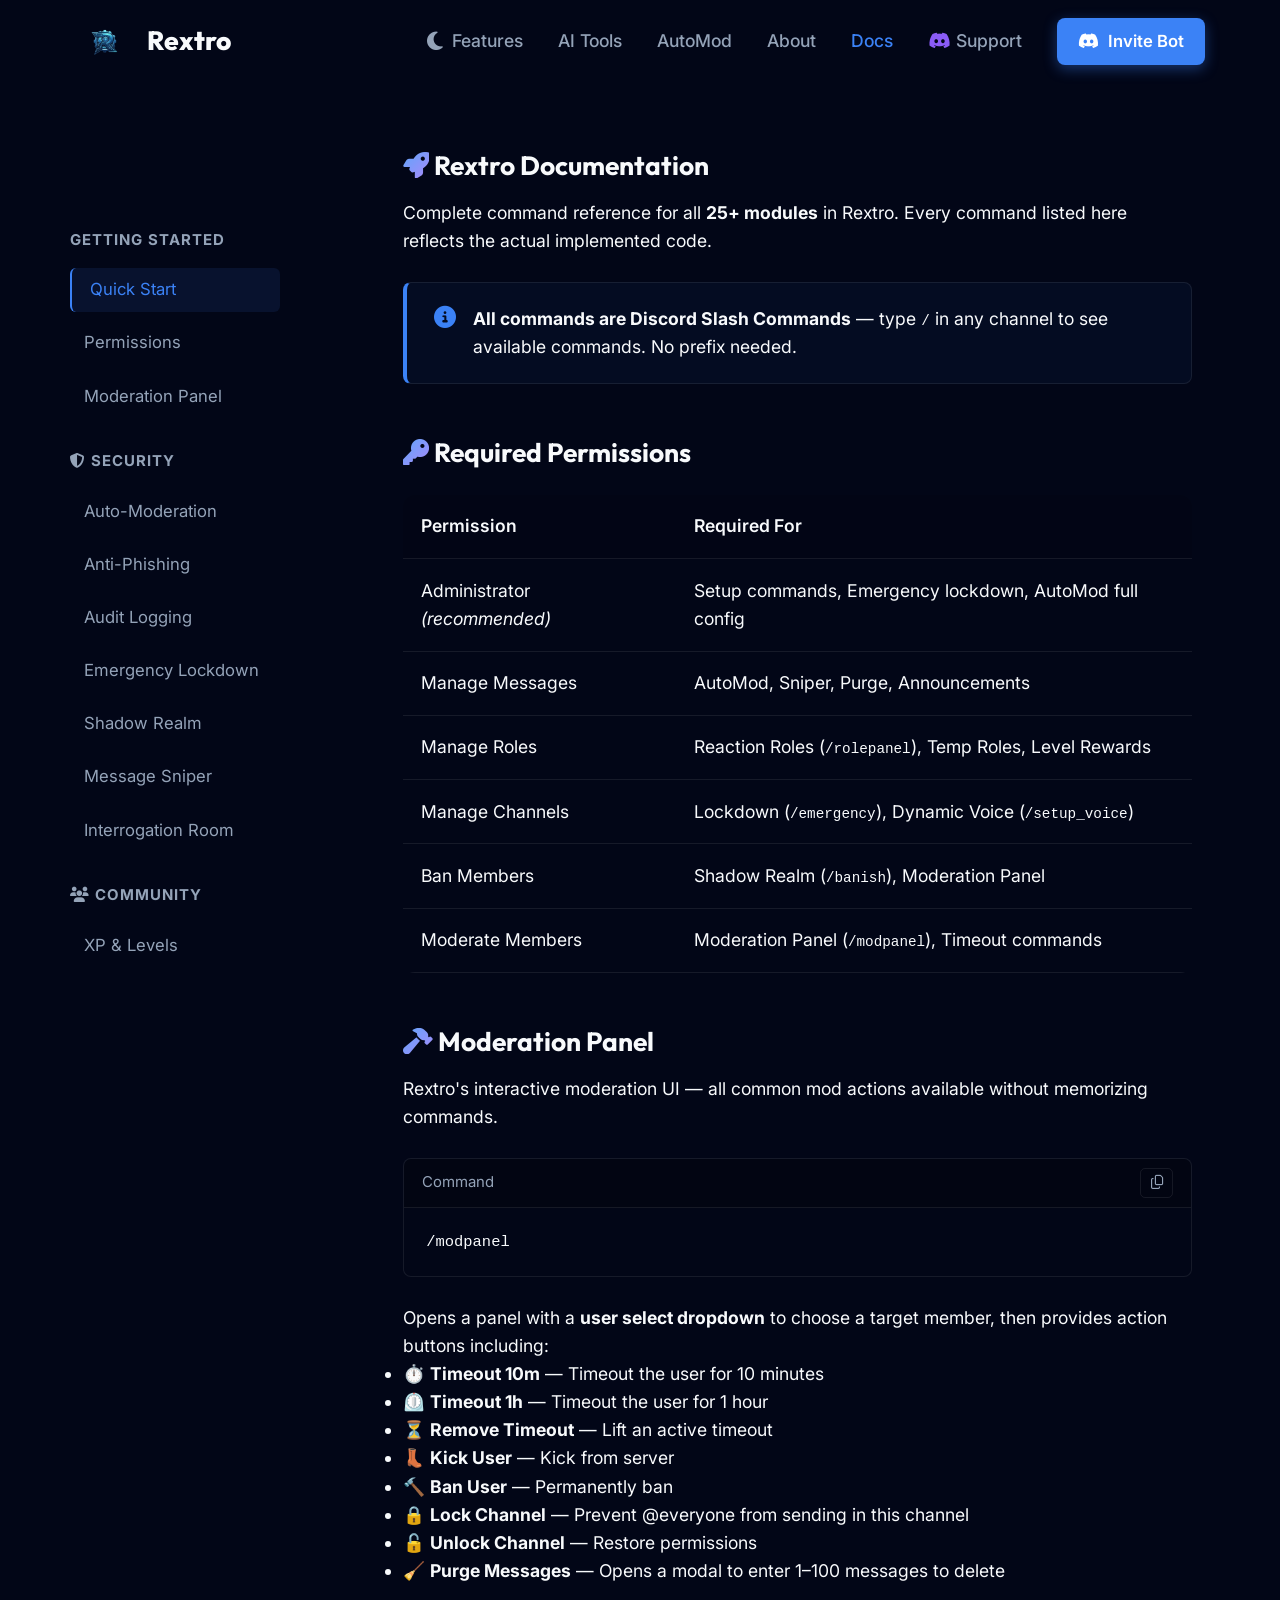
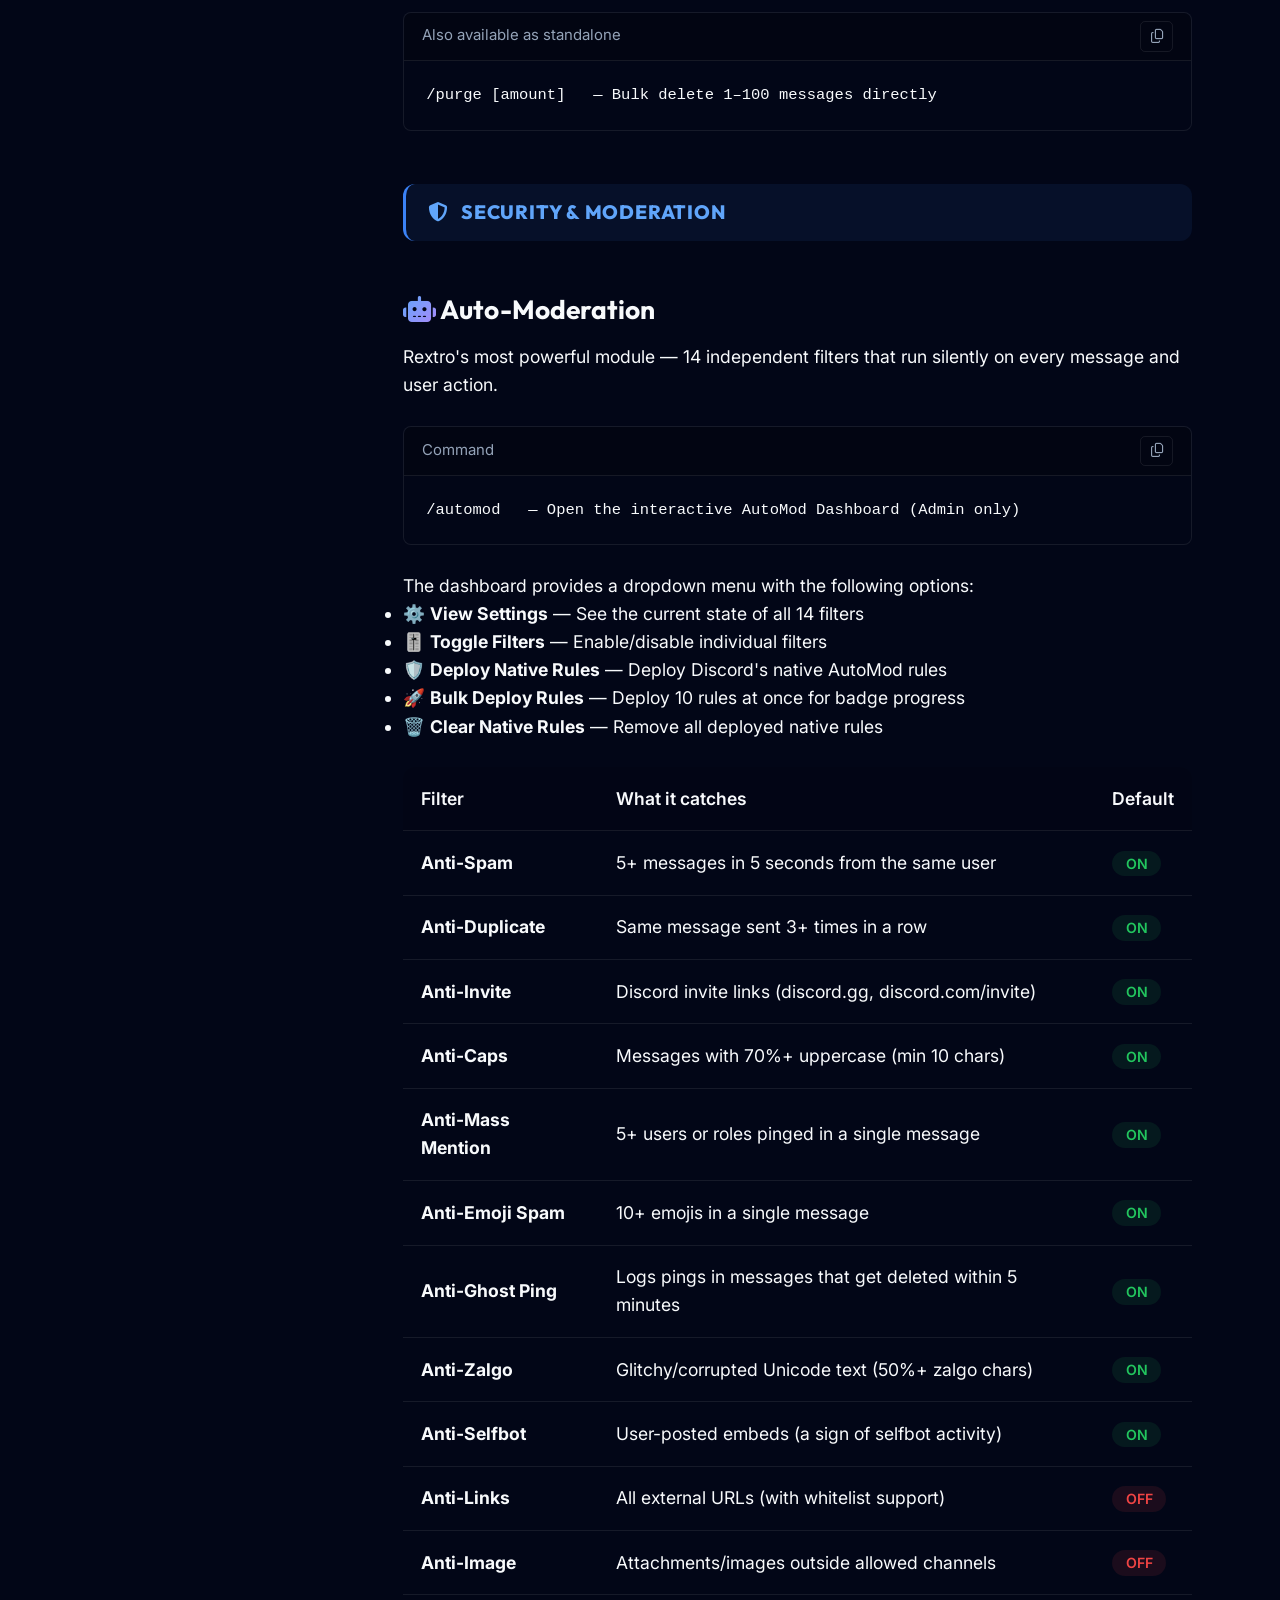
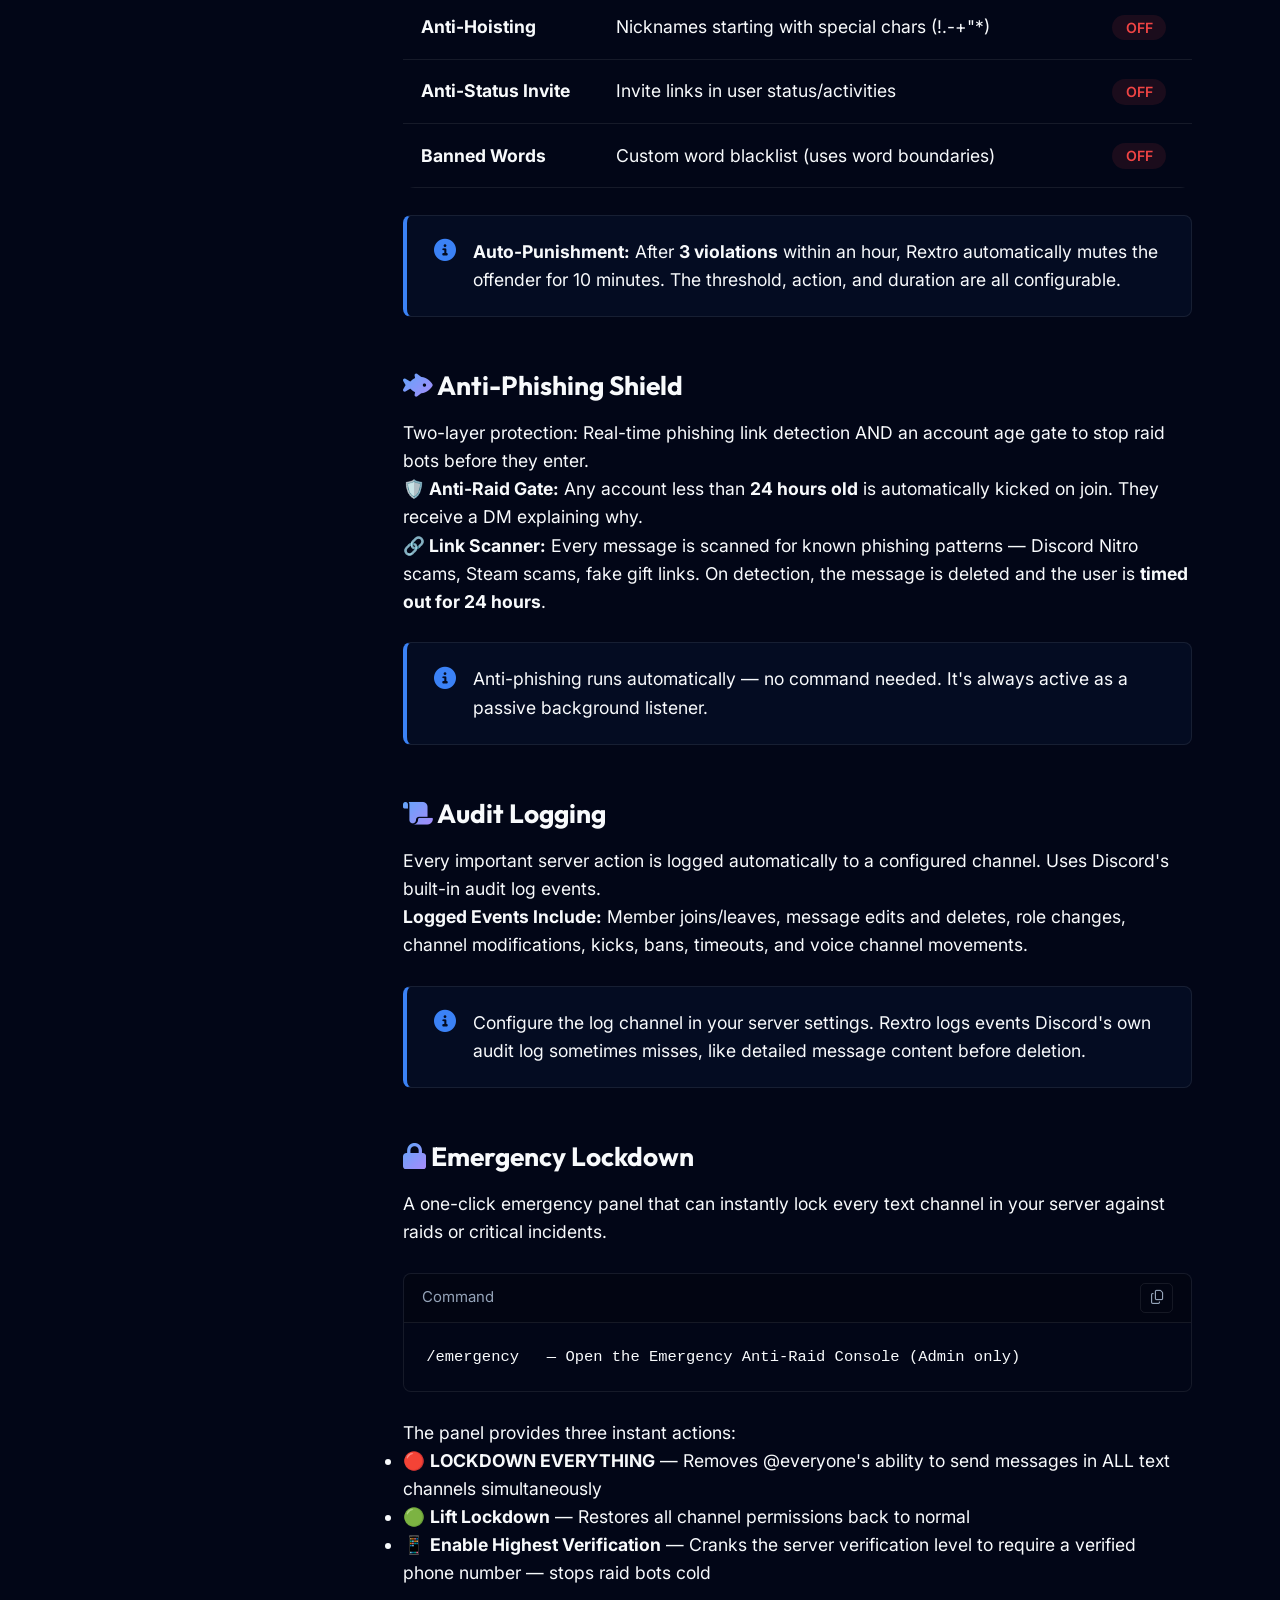
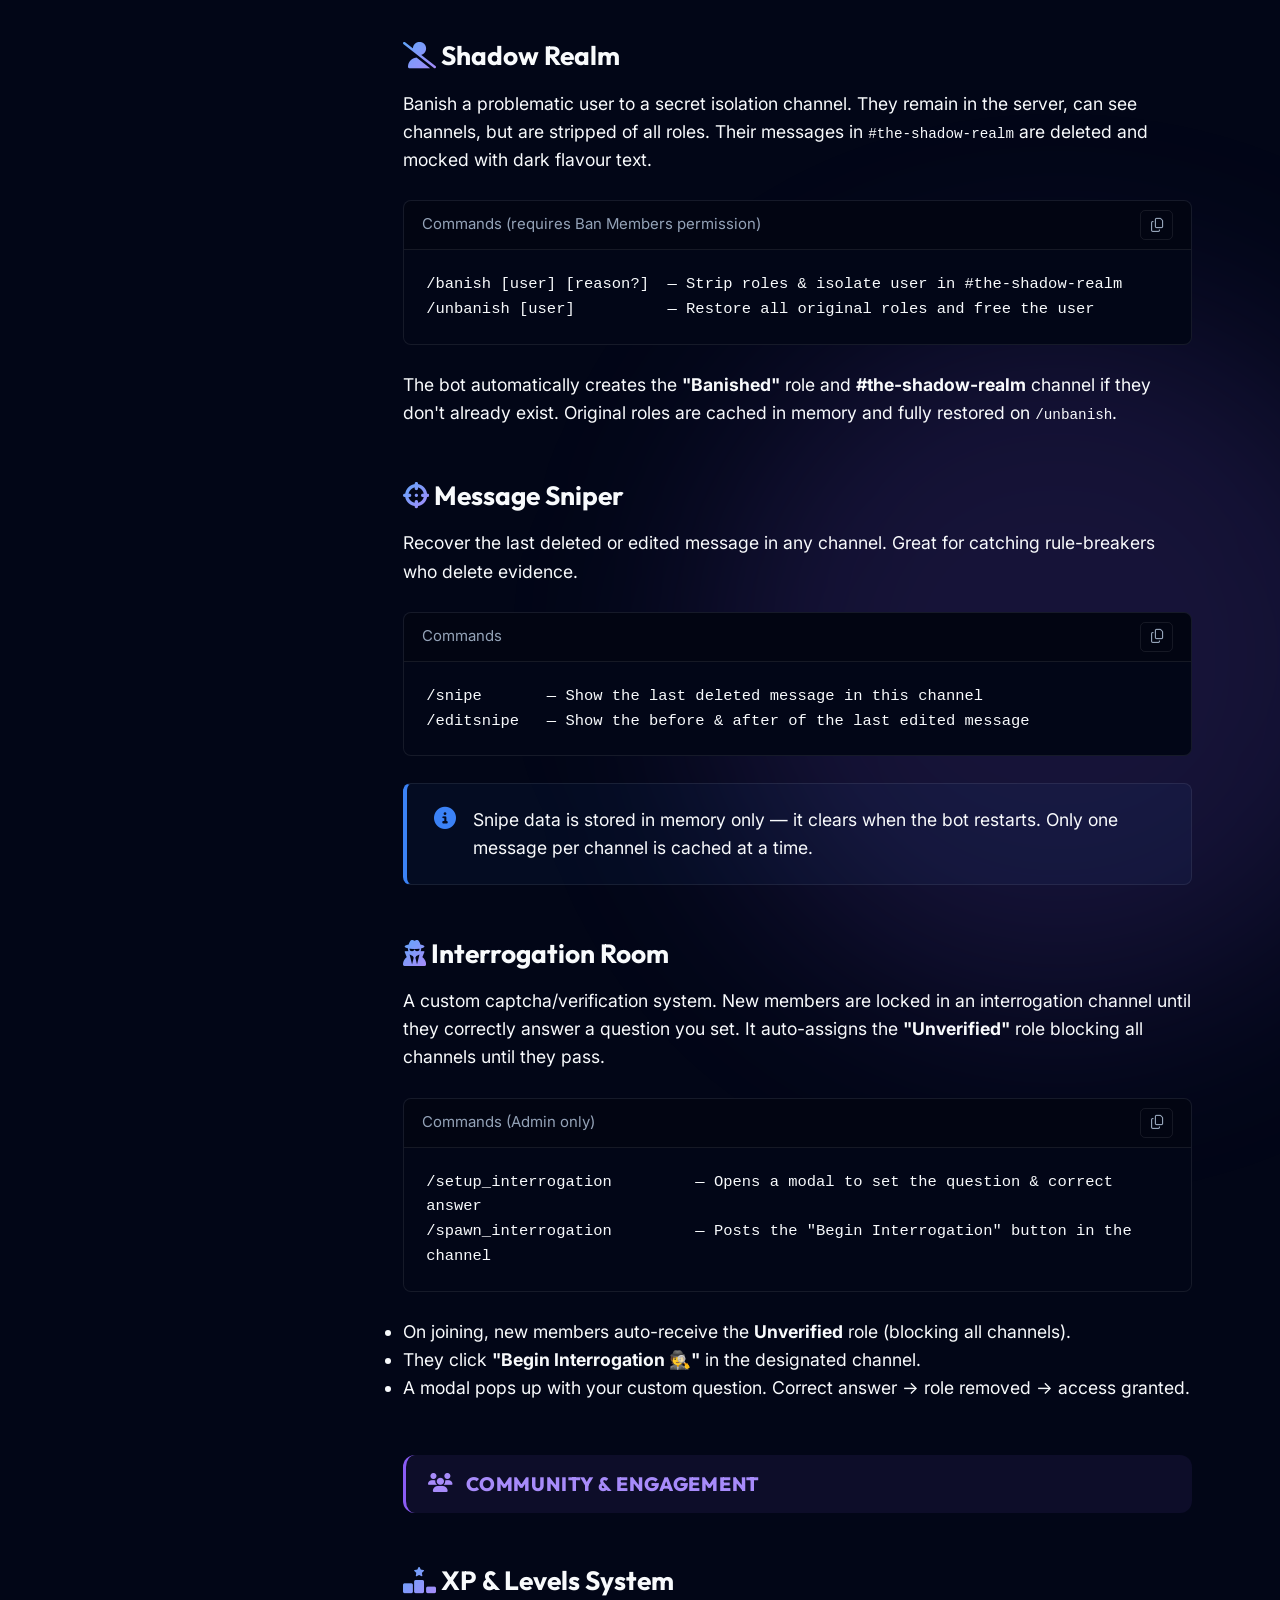
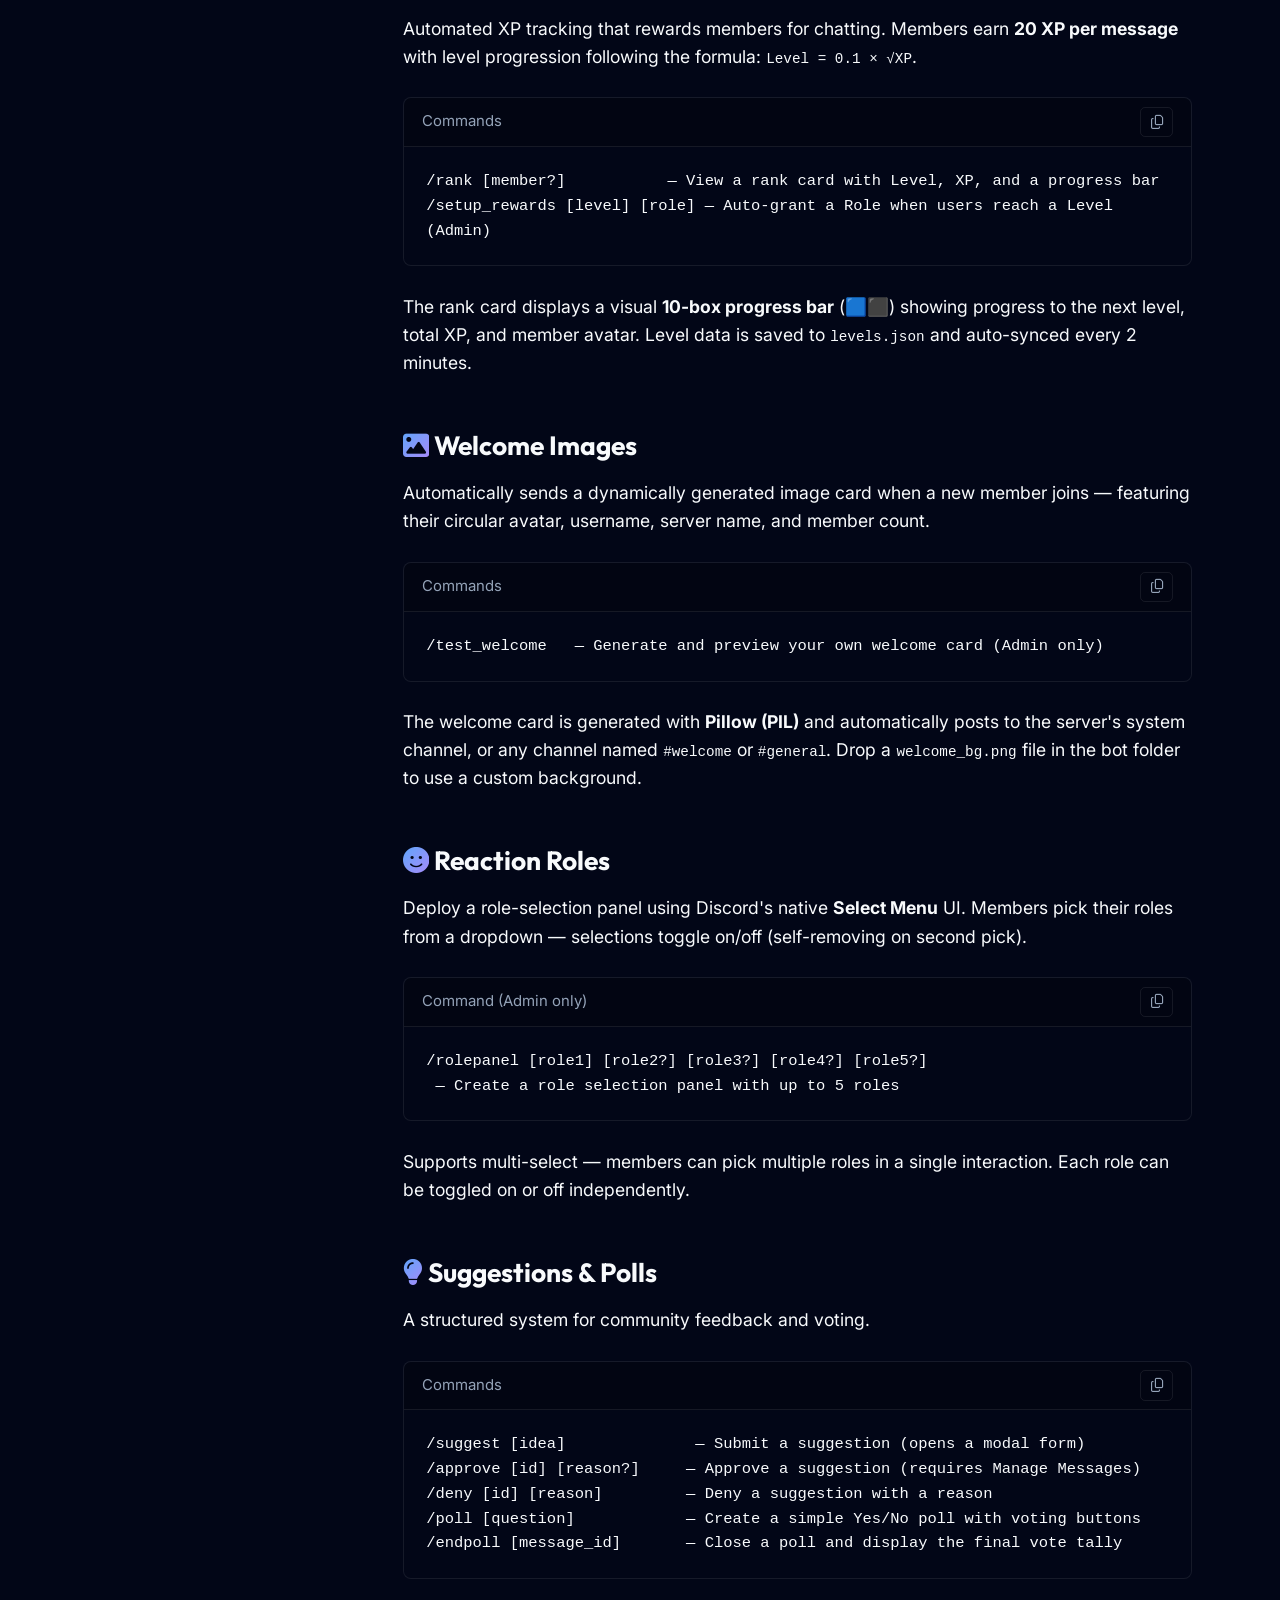
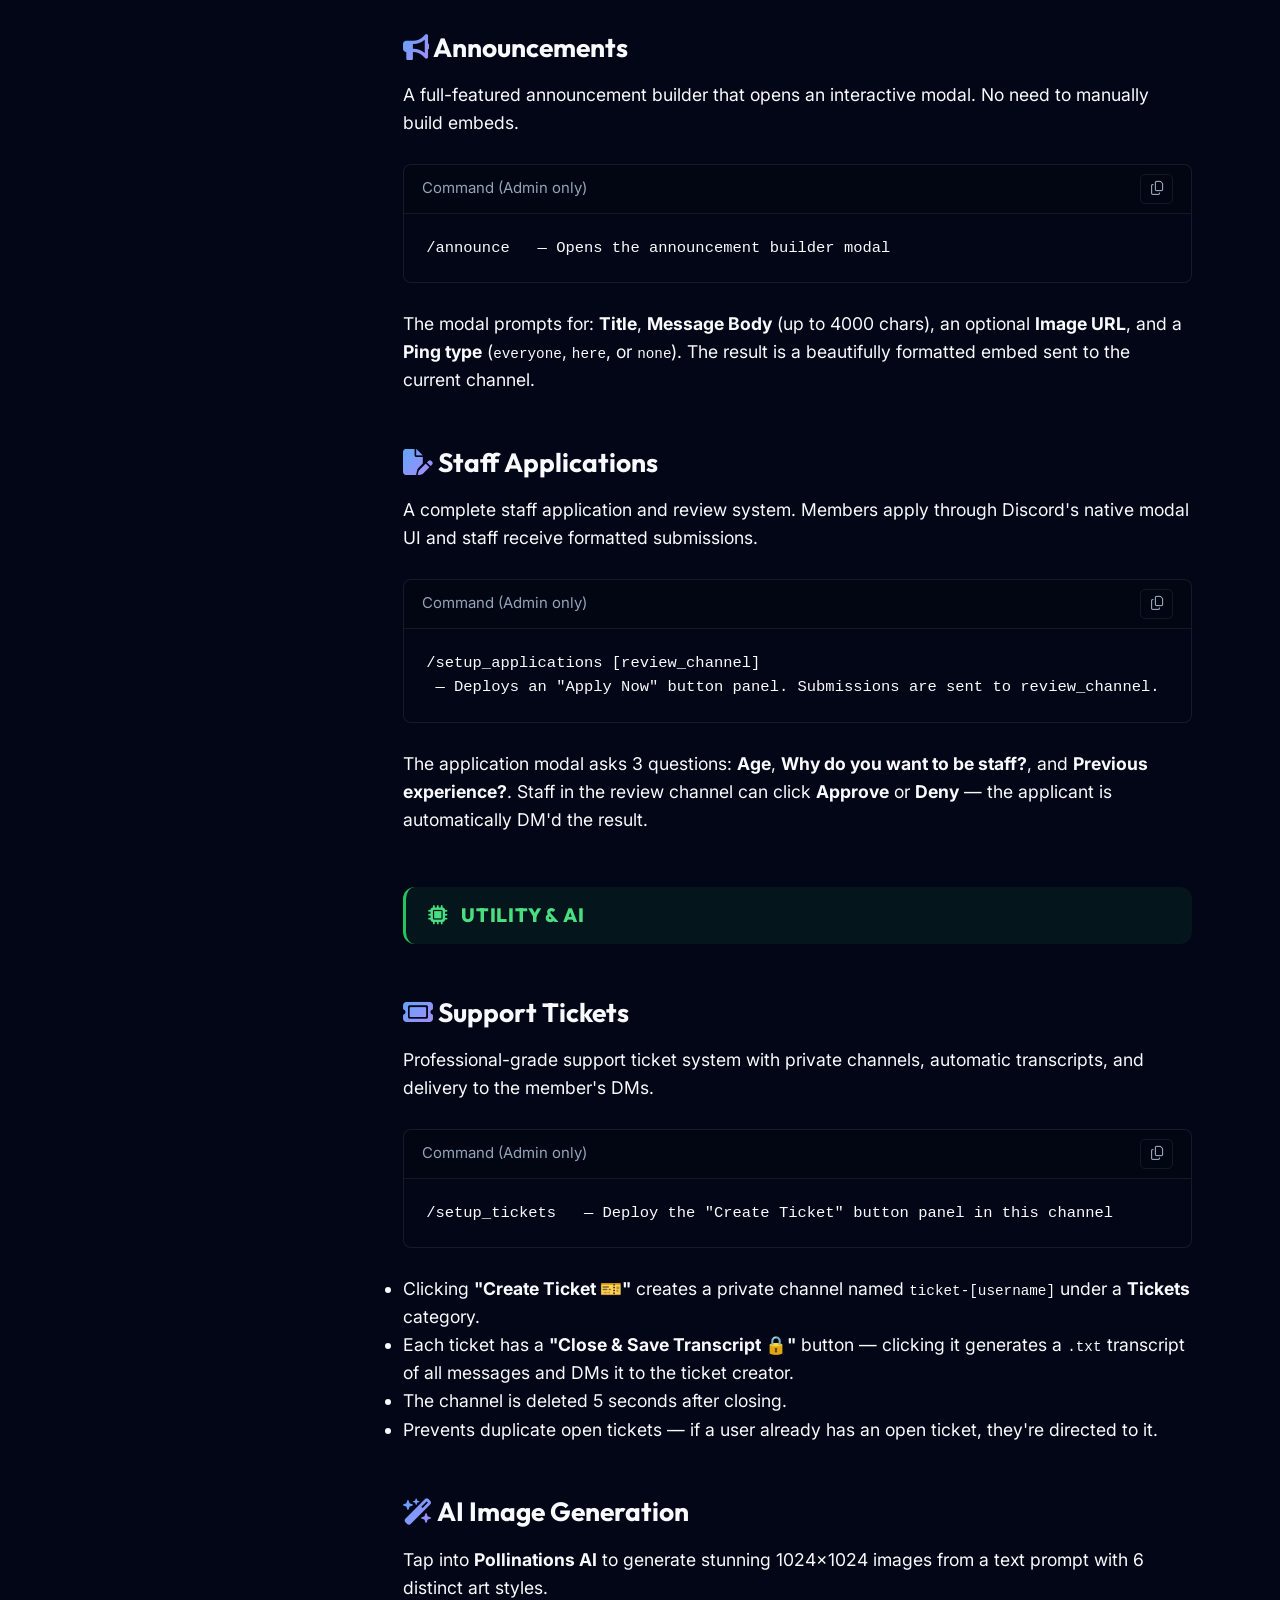
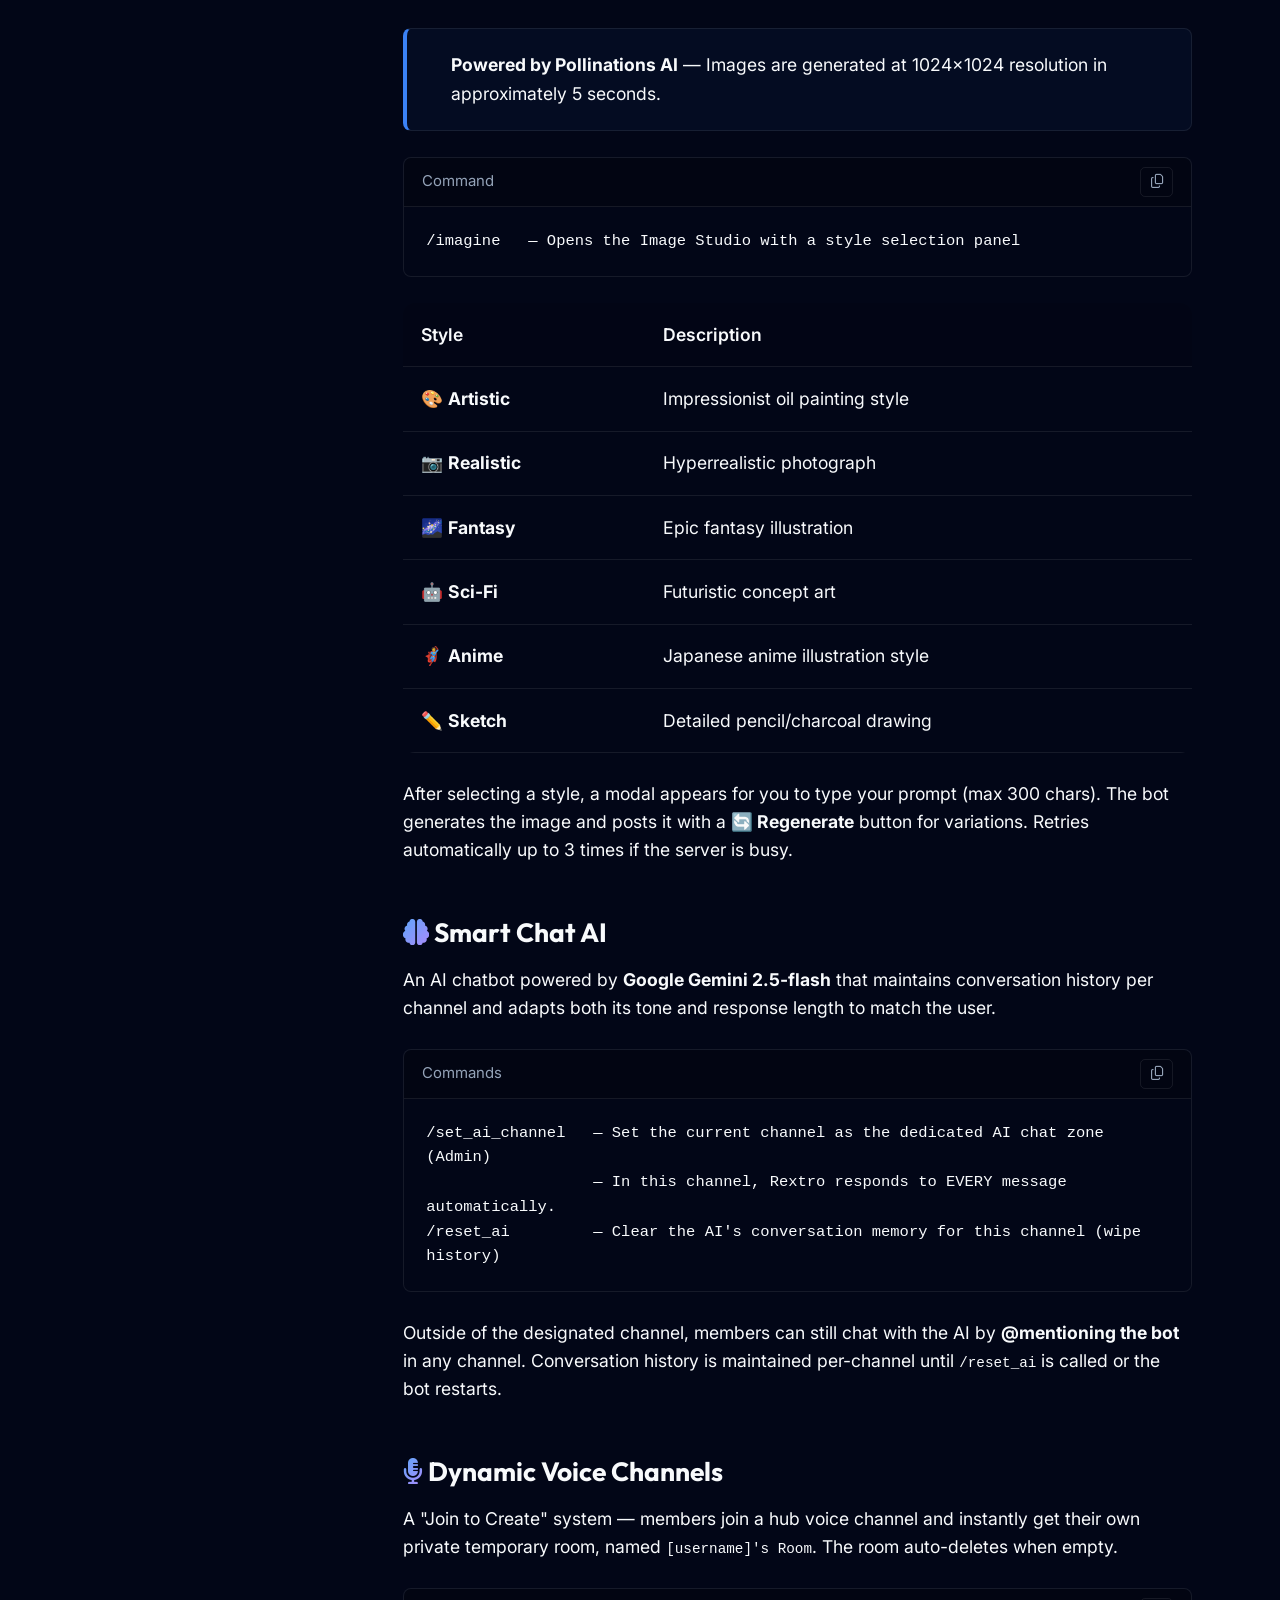
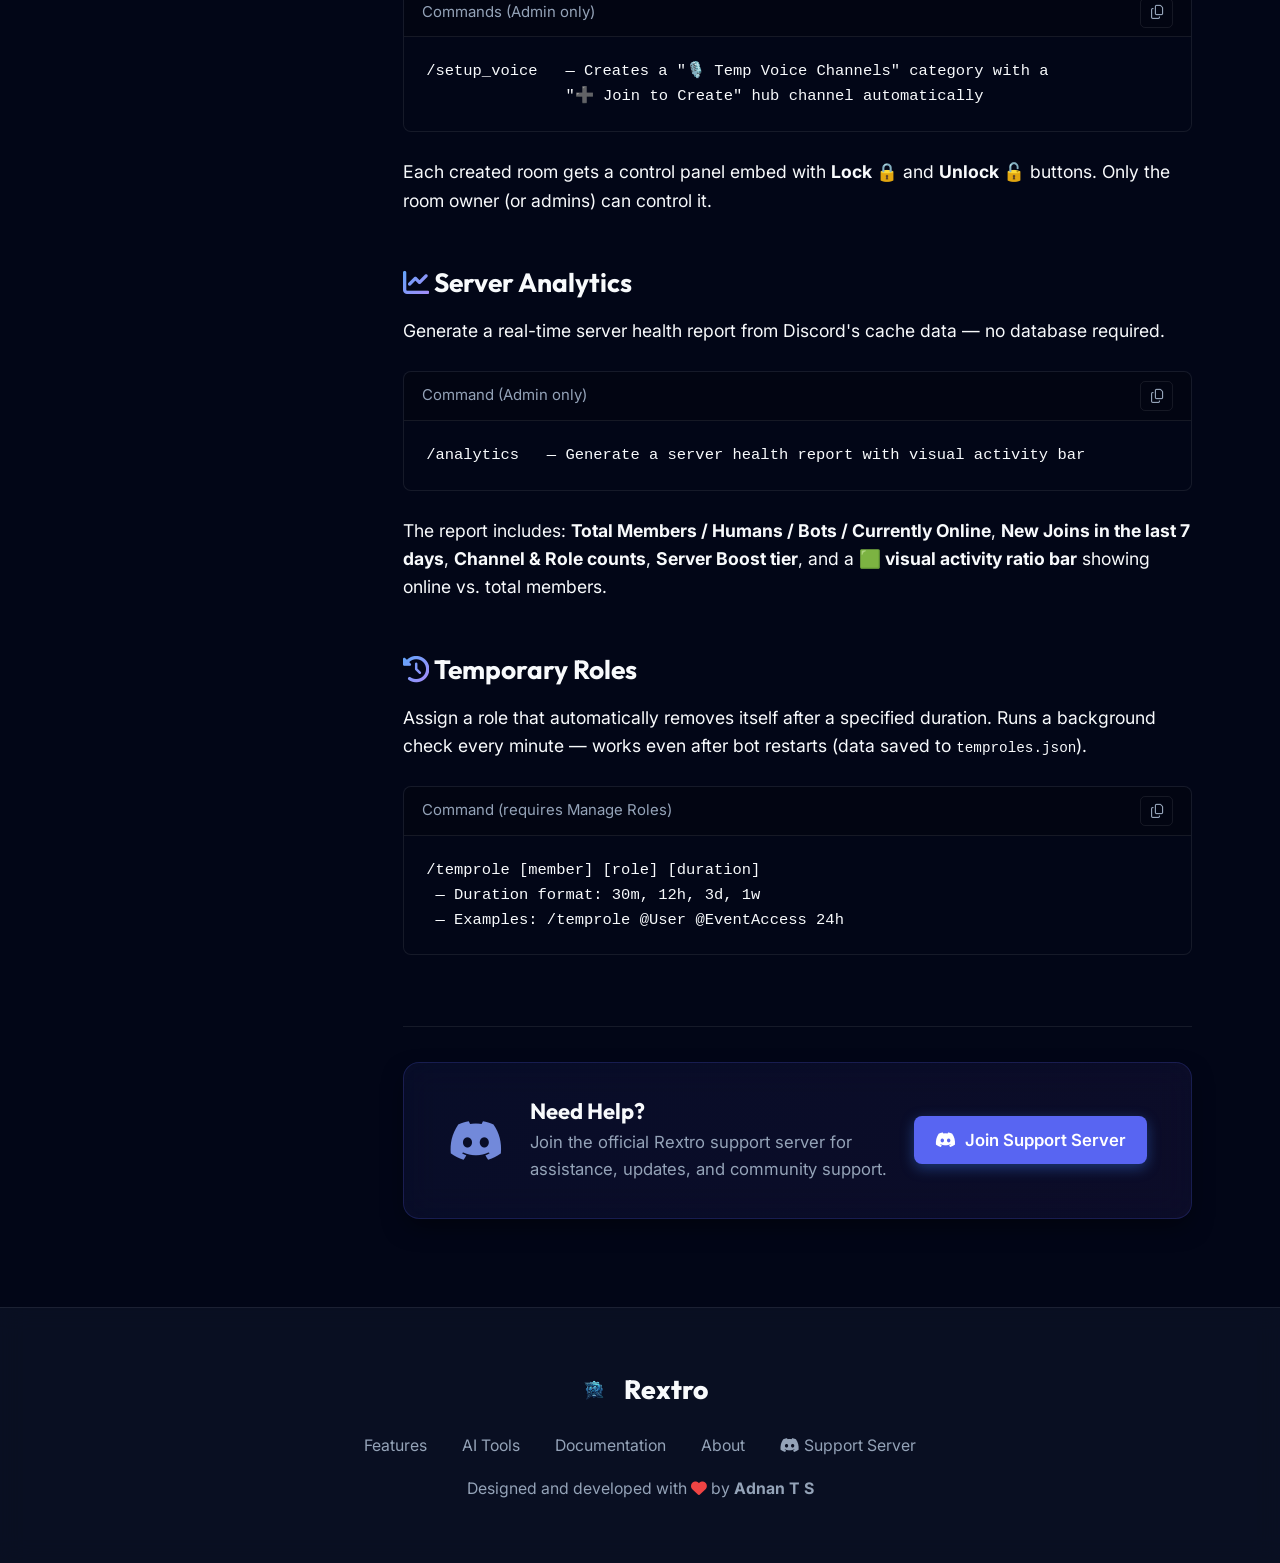
<file: docs.html>
<!DOCTYPE html>
<html lang="en" data-theme="dark">

<head>
    <meta charset="UTF-8">
    <meta name="viewport" content="width=device-width, initial-scale=1.0">
    <title>Documentation - Rextro</title>
    <meta name="description"
        content="Full command reference for Rextro Discord bot — every command, every module, accurate from the source code.">
    <link rel="preconnect" href="https://fonts.googleapis.com">
    <link rel="preconnect" href="https://fonts.gstatic.com" crossorigin>
    <link
        href="https://fonts.googleapis.com/css2?family=Inter:wght@400;500;600&family=Outfit:wght@500;700;800;900&display=swap"
        rel="stylesheet">
    <link rel="stylesheet" href="style.css">
    <link rel="stylesheet" href="https://cdnjs.cloudflare.com/ajax/libs/font-awesome/6.4.0/css/all.min.css">
</head>

<body>
    <div class="blob blob-1"></div>
    <div class="blob blob-2"></div>

    <nav class="navbar">
        <div class="nav-content">
            <div class="logo">
                <img src="logo.png" alt="Rextro Logo" class="brand-logo">
                <span>Rextro</span>
            </div>
            <div class="nav-right">
                <button class="theme-toggle" id="themeToggle" aria-label="Toggle Theme">
                    <i class="fa-solid fa-moon"></i>
                </button>
                <button class="hamburger" id="hamburger" aria-label="Open Menu">
                    <span></span><span></span><span></span>
                </button>
            </div>
            <div class="nav-links" id="navLinks">
                <a href="index.html#features" class="nav-link">Features</a>
                <a href="index.html#ai" class="nav-link">AI Tools</a>
                <a href="index.html#automod" class="nav-link">AutoMod</a>
                <a href="index.html#about" class="nav-link">About</a>
                <a href="docs.html" class="nav-link active-nav">Docs</a>
                <a href="https://discord.gg/R55gn5TF" target="_blank" class="nav-link"><i class="fa-brands fa-discord" style="color:var(--secondary)"></i> Support</a>
                <a href="https://discord.com/oauth2/authorize?client_id=1240643483300270153" target="_blank" rel="noopener noreferrer" class="btn btn-primary nav-btn"><i class="fa-brands fa-discord"></i> Invite Bot</a>
            </div>
        </div>
    </nav>
    <div class="nav-overlay" id="navOverlay"></div>

    <div class="docs-layout">
        <button class="sidebar-toggle" id="sidebarToggle" aria-label="Toggle navigation">
            <i class="fa-solid fa-bars-staggered"></i> <span>Jump to section</span>
        </button>
        <aside class="docs-sidebar" id="docsSidebar">
            <div class="sidebar-inner">
                <div class="nav-group">
                    <h4>Getting Started</h4>
                    <ul>
                        <li><a href="#quickstart">Quick Start</a></li>
                        <li><a href="#permissions">Permissions</a></li>
                        <li><a href="#modpanel">Moderation Panel</a></li>
                    </ul>
                </div>
                <div class="nav-group">
                    <h4><i class="fa-solid fa-shield-halved"></i> Security</h4>
                    <ul>
                        <li><a href="#automod">Auto-Moderation</a></li>
                        <li><a href="#antiphish">Anti-Phishing</a></li>
                        <li><a href="#auditlog">Audit Logging</a></li>
                        <li><a href="#lockdown">Emergency Lockdown</a></li>
                        <li><a href="#shadowrealm">Shadow Realm</a></li>
                        <li><a href="#sniper">Message Sniper</a></li>
                        <li><a href="#interrogation">Interrogation Room</a></li>
                    </ul>
                </div>
                <div class="nav-group">
                    <h4><i class="fa-solid fa-users"></i> Community</h4>
                    <ul>
                        <li><a href="#levels">XP & Levels</a></li>
                        <li><a href="#welcome">Welcome Images</a></li>
                        <li><a href="#reactionroles">Reaction Roles</a></li>
                        <li><a href="#suggestions">Suggestions & Polls</a></li>
                        <li><a href="#announcements">Announcements</a></li>
                        <li><a href="#applications">Staff Applications</a></li>
                    </ul>
                </div>
                <div class="nav-group">
                    <h4><i class="fa-solid fa-microchip"></i> Utility & AI</h4>
                    <ul>
                        <li><a href="#tickets">Support Tickets</a></li>
                        <li><a href="#imagine">AI Image Generation</a></li>
                        <li><a href="#smartchat">Smart Chat AI</a></li>
                        <li><a href="#dynvoice">Dynamic Voice</a></li>
                        <li><a href="#analytics">Server Analytics</a></li>
                        <li><a href="#temproles">Temp Roles</a></li>
                    </ul>
                </div>
            </div>
        </aside>

        <main class="docs-main">

            <!-- Quick Start -->
            <section id="quickstart">
                <h1><i class="fa-solid fa-rocket gradient-text"></i> Rextro Documentation</h1>
                <p>Complete command reference for all <strong>25+ modules</strong> in Rextro. Every command listed here
                    reflects the actual implemented code.</p>
                <div class="alert alert-info">
                    <i class="fa-solid fa-circle-info"></i>
                    <div><strong>All commands are Discord Slash Commands</strong> — type <code>/</code> in any channel
                        to see available commands. No prefix needed.</div>
                </div>
            </section>

            <section id="permissions" class="mt-4">
                <h2><i class="fa-solid fa-key gradient-text"></i> Required Permissions</h2>
                <div class="docs-table-wrap">
                    <table class="docs-table">
                        <thead>
                            <tr>
                                <th>Permission</th>
                                <th>Required For</th>
                            </tr>
                        </thead>
                        <tbody>
                            <tr>
                                <td>Administrator <em>(recommended)</em></td>
                                <td>Setup commands, Emergency lockdown, AutoMod full config</td>
                            </tr>
                            <tr>
                                <td>Manage Messages</td>
                                <td>AutoMod, Sniper, Purge, Announcements</td>
                            </tr>
                            <tr>
                                <td>Manage Roles</td>
                                <td>Reaction Roles (<code>/rolepanel</code>), Temp Roles, Level Rewards</td>
                            </tr>
                            <tr>
                                <td>Manage Channels</td>
                                <td>Lockdown (<code>/emergency</code>), Dynamic Voice (<code>/setup_voice</code>)</td>
                            </tr>
                            <tr>
                                <td>Ban Members</td>
                                <td>Shadow Realm (<code>/banish</code>), Moderation Panel</td>
                            </tr>
                            <tr>
                                <td>Moderate Members</td>
                                <td>Moderation Panel (<code>/modpanel</code>), Timeout commands</td>
                            </tr>
                        </tbody>
                    </table>
                </div>
            </section>

            <section id="modpanel" class="mt-4">
                <h2><i class="fa-solid fa-hammer gradient-text"></i> Moderation Panel</h2>
                <p>Rextro's interactive moderation UI — all common mod actions available without memorizing commands.
                </p>
                <div class="code-block">
                    <div class="code-header">Command</div>
                    <pre><code>/modpanel</code></pre>
                </div>
                <p>Opens a panel with a <strong>user select dropdown</strong> to choose a target member, then provides
                    action buttons including:</p>
                <ul>
                    <li>⏱️ <strong>Timeout 10m</strong> — Timeout the user for 10 minutes</li>
                    <li>⏲️ <strong>Timeout 1h</strong> — Timeout the user for 1 hour</li>
                    <li>⏳ <strong>Remove Timeout</strong> — Lift an active timeout</li>
                    <li>👢 <strong>Kick User</strong> — Kick from server</li>
                    <li>🔨 <strong>Ban User</strong> — Permanently ban</li>
                    <li>🔒 <strong>Lock Channel</strong> — Prevent @everyone from sending in this channel</li>
                    <li>🔓 <strong>Unlock Channel</strong> — Restore permissions</li>
                    <li>🧹 <strong>Purge Messages</strong> — Opens a modal to enter 1–100 messages to delete</li>
                </ul>
                <div class="code-block">
                    <div class="code-header">Also available as standalone</div>
                    <pre><code>/purge [amount]   — Bulk delete 1–100 messages directly</code></pre>
                </div>
            </section>

            <!-- SECURITY -->
            <div class="docs-category-header blue mt-4">
                <i class="fa-solid fa-shield-halved"></i> Security & Moderation
            </div>

            <section id="automod" class="mt-4">
                <h2><i class="fa-solid fa-robot gradient-text"></i> Auto-Moderation</h2>
                <p>Rextro's most powerful module — 14 independent filters that run silently on every message and user
                    action.</p>
                <div class="code-block">
                    <div class="code-header">Command</div>
                    <pre><code>/automod   — Open the interactive AutoMod Dashboard (Admin only)</code></pre>
                </div>
                <p>The dashboard provides a dropdown menu with the following options:</p>
                <ul>
                    <li>⚙️ <strong>View Settings</strong> — See the current state of all 14 filters</li>
                    <li>🎚️ <strong>Toggle Filters</strong> — Enable/disable individual filters</li>
                    <li>🛡️ <strong>Deploy Native Rules</strong> — Deploy Discord's native AutoMod rules</li>
                    <li>🚀 <strong>Bulk Deploy Rules</strong> — Deploy 10 rules at once for badge progress</li>
                    <li>🗑️ <strong>Clear Native Rules</strong> — Remove all deployed native rules</li>
                </ul>
                <div class="docs-table-wrap">
                    <table class="docs-table">
                        <thead>
                            <tr>
                                <th>Filter</th>
                                <th>What it catches</th>
                                <th>Default</th>
                            </tr>
                        </thead>
                        <tbody>
                            <tr>
                                <td><strong>Anti-Spam</strong></td>
                                <td>5+ messages in 5 seconds from the same user</td>
                                <td><span class="status enabled">ON</span></td>
                            </tr>
                            <tr>
                                <td><strong>Anti-Duplicate</strong></td>
                                <td>Same message sent 3+ times in a row</td>
                                <td><span class="status enabled">ON</span></td>
                            </tr>
                            <tr>
                                <td><strong>Anti-Invite</strong></td>
                                <td>Discord invite links (discord.gg, discord.com/invite)</td>
                                <td><span class="status enabled">ON</span></td>
                            </tr>
                            <tr>
                                <td><strong>Anti-Caps</strong></td>
                                <td>Messages with 70%+ uppercase (min 10 chars)</td>
                                <td><span class="status enabled">ON</span></td>
                            </tr>
                            <tr>
                                <td><strong>Anti-Mass Mention</strong></td>
                                <td>5+ users or roles pinged in a single message</td>
                                <td><span class="status enabled">ON</span></td>
                            </tr>
                            <tr>
                                <td><strong>Anti-Emoji Spam</strong></td>
                                <td>10+ emojis in a single message</td>
                                <td><span class="status enabled">ON</span></td>
                            </tr>
                            <tr>
                                <td><strong>Anti-Ghost Ping</strong></td>
                                <td>Logs pings in messages that get deleted within 5 minutes</td>
                                <td><span class="status enabled">ON</span></td>
                            </tr>
                            <tr>
                                <td><strong>Anti-Zalgo</strong></td>
                                <td>Glitchy/corrupted Unicode text (50%+ zalgo chars)</td>
                                <td><span class="status enabled">ON</span></td>
                            </tr>
                            <tr>
                                <td><strong>Anti-Selfbot</strong></td>
                                <td>User-posted embeds (a sign of selfbot activity)</td>
                                <td><span class="status enabled">ON</span></td>
                            </tr>
                            <tr>
                                <td><strong>Anti-Links</strong></td>
                                <td>All external URLs (with whitelist support)</td>
                                <td><span class="status disabled">OFF</span></td>
                            </tr>
                            <tr>
                                <td><strong>Anti-Image</strong></td>
                                <td>Attachments/images outside allowed channels</td>
                                <td><span class="status disabled">OFF</span></td>
                            </tr>
                            <tr>
                                <td><strong>Anti-Hoisting</strong></td>
                                <td>Nicknames starting with special chars (!.-+"*)</td>
                                <td><span class="status disabled">OFF</span></td>
                            </tr>
                            <tr>
                                <td><strong>Anti-Status Invite</strong></td>
                                <td>Invite links in user status/activities</td>
                                <td><span class="status disabled">OFF</span></td>
                            </tr>
                            <tr>
                                <td><strong>Banned Words</strong></td>
                                <td>Custom word blacklist (uses word boundaries)</td>
                                <td><span class="status disabled">OFF</span></td>
                            </tr>
                        </tbody>
                    </table>
                </div>
                <div class="alert alert-info">
                    <i class="fa-solid fa-circle-info"></i>
                    <div><strong>Auto-Punishment:</strong> After <strong>3 violations</strong> within an hour, Rextro
                        automatically mutes the offender for 10 minutes. The threshold, action, and duration are all
                        configurable.</div>
                </div>
            </section>

            <section id="antiphish" class="mt-4">
                <h2><i class="fa-solid fa-fish-fins gradient-text"></i> Anti-Phishing Shield</h2>
                <p>Two-layer protection: Real-time phishing link detection AND an account age gate to stop raid bots
                    before they enter.</p>
                <p><strong>🛡️ Anti-Raid Gate:</strong> Any account less than <strong>24 hours old</strong> is
                    automatically kicked on join. They receive a DM explaining why.</p>
                <p><strong>🔗 Link Scanner:</strong> Every message is scanned for known phishing patterns — Discord
                    Nitro scams, Steam scams, fake gift links. On detection, the message is deleted and the user is
                    <strong>timed out for 24 hours</strong>.</p>
                <div class="alert alert-info">
                    <i class="fa-solid fa-circle-info"></i>
                    <div>Anti-phishing runs automatically — no command needed. It's always active as a passive
                        background listener.</div>
                </div>
            </section>

            <section id="auditlog" class="mt-4">
                <h2><i class="fa-solid fa-scroll gradient-text"></i> Audit Logging</h2>
                <p>Every important server action is logged automatically to a configured channel. Uses Discord's
                    built-in audit log events.</p>
                <p><strong>Logged Events Include:</strong> Member joins/leaves, message edits and deletes, role changes,
                    channel modifications, kicks, bans, timeouts, and voice channel movements.</p>
                <div class="alert alert-info">
                    <i class="fa-solid fa-circle-info"></i>
                    <div>Configure the log channel in your server settings. Rextro logs events Discord's own audit log
                        sometimes misses, like detailed message content before deletion.</div>
                </div>
            </section>

            <section id="lockdown" class="mt-4">
                <h2><i class="fa-solid fa-lock gradient-text"></i> Emergency Lockdown</h2>
                <p>A one-click emergency panel that can instantly lock every text channel in your server against raids
                    or critical incidents.</p>
                <div class="code-block">
                    <div class="code-header">Command</div>
                    <pre><code>/emergency   — Open the Emergency Anti-Raid Console (Admin only)</code></pre>
                </div>
                <p>The panel provides three instant actions:</p>
                <ul>
                    <li>🔴 <strong>LOCKDOWN EVERYTHING</strong> — Removes @everyone's ability to send messages in ALL
                        text channels simultaneously</li>
                    <li>🟢 <strong>Lift Lockdown</strong> — Restores all channel permissions back to normal</li>
                    <li>📱 <strong>Enable Highest Verification</strong> — Cranks the server verification level to
                        require a verified phone number — stops raid bots cold</li>
                </ul>
            </section>

            <section id="shadowrealm" class="mt-4">
                <h2><i class="fa-solid fa-user-slash gradient-text"></i> Shadow Realm</h2>
                <p>Banish a problematic user to a secret isolation channel. They remain in the server, can see channels,
                    but are stripped of all roles. Their messages in <code>#the-shadow-realm</code> are deleted and
                    mocked with dark flavour text.</p>
                <div class="code-block">
                    <div class="code-header">Commands (requires Ban Members permission)</div>
                    <pre><code>/banish [user] [reason?]  — Strip roles & isolate user in #the-shadow-realm
/unbanish [user]          — Restore all original roles and free the user</code></pre>
                </div>
                <p>The bot automatically creates the <strong>"Banished"</strong> role and
                    <strong>#the-shadow-realm</strong> channel if they don't already exist. Original roles are cached in
                    memory and fully restored on <code>/unbanish</code>.</p>
            </section>

            <section id="sniper" class="mt-4">
                <h2><i class="fa-solid fa-crosshairs gradient-text"></i> Message Sniper</h2>
                <p>Recover the last deleted or edited message in any channel. Great for catching rule-breakers who
                    delete evidence.</p>
                <div class="code-block">
                    <div class="code-header">Commands</div>
                    <pre><code>/snipe       — Show the last deleted message in this channel
/editsnipe   — Show the before & after of the last edited message</code></pre>
                </div>
                <div class="alert alert-info">
                    <i class="fa-solid fa-circle-info"></i>
                    <div>Snipe data is stored in memory only — it clears when the bot restarts. Only one message per
                        channel is cached at a time.</div>
                </div>
            </section>

            <section id="interrogation" class="mt-4">
                <h2><i class="fa-solid fa-user-secret gradient-text"></i> Interrogation Room</h2>
                <p>A custom captcha/verification system. New members are locked in an interrogation channel until they
                    correctly answer a question you set. It auto-assigns the <strong>"Unverified"</strong> role blocking
                    all channels until they pass.</p>
                <div class="code-block">
                    <div class="code-header">Commands (Admin only)</div>
                    <pre><code>/setup_interrogation         — Opens a modal to set the question & correct answer
/spawn_interrogation         — Posts the "Begin Interrogation" button in the channel</code></pre>
                </div>
                <ul>
                    <li>On joining, new members auto-receive the <strong>Unverified</strong> role (blocking all
                        channels).</li>
                    <li>They click <strong>"Begin Interrogation 🕵️"</strong> in the designated channel.</li>
                    <li>A modal pops up with your custom question. Correct answer → role removed → access granted.</li>
                </ul>
            </section>

            <!-- COMMUNITY -->
            <div class="docs-category-header purple mt-4">
                <i class="fa-solid fa-users"></i> Community & Engagement
            </div>

            <section id="levels" class="mt-4">
                <h2><i class="fa-solid fa-ranking-star gradient-text"></i> XP & Levels System</h2>
                <p>Automated XP tracking that rewards members for chatting. Members earn <strong>20 XP per
                        message</strong> with level progression following the formula: <code>Level = 0.1 × √XP</code>.
                </p>
                <div class="code-block">
                    <div class="code-header">Commands</div>
                    <pre><code>/rank [member?]           — View a rank card with Level, XP, and a progress bar
/setup_rewards [level] [role] — Auto-grant a Role when users reach a Level (Admin)</code></pre>
                </div>
                <p>The rank card displays a visual <strong>10-box progress bar</strong> (🟦⬛) showing progress to the
                    next level, total XP, and member avatar. Level data is saved to <code>levels.json</code> and
                    auto-synced every 2 minutes.</p>
            </section>

            <section id="welcome" class="mt-4">
                <h2><i class="fa-solid fa-image gradient-text"></i> Welcome Images</h2>
                <p>Automatically sends a dynamically generated image card when a new member joins — featuring their
                    circular avatar, username, server name, and member count.</p>
                <div class="code-block">
                    <div class="code-header">Commands</div>
                    <pre><code>/test_welcome   — Generate and preview your own welcome card (Admin only)</code></pre>
                </div>
                <p>The welcome card is generated with <strong>Pillow (PIL)</strong> and automatically posts to the
                    server's system channel, or any channel named <code>#welcome</code> or <code>#general</code>. Drop a
                    <code>welcome_bg.png</code> file in the bot folder to use a custom background.</p>
            </section>

            <section id="reactionroles" class="mt-4">
                <h2><i class="fa-solid fa-face-smile gradient-text"></i> Reaction Roles</h2>
                <p>Deploy a role-selection panel using Discord's native <strong>Select Menu</strong> UI. Members pick
                    their roles from a dropdown — selections toggle on/off (self-removing on second pick).</p>
                <div class="code-block">
                    <div class="code-header">Command (Admin only)</div>
                    <pre><code>/rolepanel [role1] [role2?] [role3?] [role4?] [role5?]
 — Create a role selection panel with up to 5 roles</code></pre>
                </div>
                <p>Supports multi-select — members can pick multiple roles in a single interaction. Each role can be
                    toggled on or off independently.</p>
            </section>

            <section id="suggestions" class="mt-4">
                <h2><i class="fa-solid fa-lightbulb gradient-text"></i> Suggestions & Polls</h2>
                <p>A structured system for community feedback and voting.</p>
                <div class="code-block">
                    <div class="code-header">Commands</div>
                    <pre><code>/suggest [idea]              — Submit a suggestion (opens a modal form)
/approve [id] [reason?]     — Approve a suggestion (requires Manage Messages)
/deny [id] [reason]         — Deny a suggestion with a reason
/poll [question]            — Create a simple Yes/No poll with voting buttons
/endpoll [message_id]       — Close a poll and display the final vote tally</code></pre>
                </div>
            </section>

            <section id="announcements" class="mt-4">
                <h2><i class="fa-solid fa-bullhorn gradient-text"></i> Announcements</h2>
                <p>A full-featured announcement builder that opens an interactive modal. No need to manually build
                    embeds.</p>
                <div class="code-block">
                    <div class="code-header">Command (Admin only)</div>
                    <pre><code>/announce   — Opens the announcement builder modal</code></pre>
                </div>
                <p>The modal prompts for: <strong>Title</strong>, <strong>Message Body</strong> (up to 4000 chars), an
                    optional <strong>Image URL</strong>, and a <strong>Ping type</strong> (<code>everyone</code>,
                    <code>here</code>, or <code>none</code>). The result is a beautifully formatted embed sent to the
                    current channel.</p>
            </section>

            <section id="applications" class="mt-4">
                <h2><i class="fa-solid fa-file-pen gradient-text"></i> Staff Applications</h2>
                <p>A complete staff application and review system. Members apply through Discord's native modal UI and
                    staff receive formatted submissions.</p>
                <div class="code-block">
                    <div class="code-header">Command (Admin only)</div>
                    <pre><code>/setup_applications [review_channel]
 — Deploys an "Apply Now" button panel. Submissions are sent to review_channel.</code></pre>
                </div>
                <p>The application modal asks 3 questions: <strong>Age</strong>, <strong>Why do you want to be
                        staff?</strong>, and <strong>Previous experience?</strong>. Staff in the review channel can
                    click <strong>Approve</strong> or <strong>Deny</strong> — the applicant is automatically DM'd the
                    result.</p>
            </section>

            <!-- UTILITY & AI -->
            <div class="docs-category-header green mt-4">
                <i class="fa-solid fa-microchip"></i> Utility & AI
            </div>

            <section id="tickets" class="mt-4">
                <h2><i class="fa-solid fa-ticket gradient-text"></i> Support Tickets</h2>
                <p>Professional-grade support ticket system with private channels, automatic transcripts, and delivery
                    to the member's DMs.</p>
                <div class="code-block">
                    <div class="code-header">Command (Admin only)</div>
                    <pre><code>/setup_tickets   — Deploy the "Create Ticket" button panel in this channel</code></pre>
                </div>
                <ul>
                    <li>Clicking <strong>"Create Ticket 🎫"</strong> creates a private channel named
                        <code>ticket-[username]</code> under a <strong>Tickets</strong> category.</li>
                    <li>Each ticket has a <strong>"Close & Save Transcript 🔒"</strong> button — clicking it generates a
                        <code>.txt</code> transcript of all messages and DMs it to the ticket creator.</li>
                    <li>The channel is deleted 5 seconds after closing.</li>
                    <li>Prevents duplicate open tickets — if a user already has an open ticket, they're directed to it.
                    </li>
                </ul>
            </section>

            <section id="imagine" class="mt-4">
                <h2><i class="fa-solid fa-wand-magic-sparkles gradient-text"></i> AI Image Generation</h2>
                <p>Tap into <strong>Pollinations AI</strong> to generate stunning 1024×1024 images from a text prompt
                    with 6 distinct art styles.</p>
                <div class="alert alert-info">
                    <i class="fa-solid fa-sparkles"></i>
                    <div><strong>Powered by Pollinations AI</strong> — Images are generated at 1024×1024 resolution in
                        approximately 5 seconds.</div>
                </div>
                <div class="code-block">
                    <div class="code-header">Command</div>
                    <pre><code>/imagine   — Opens the Image Studio with a style selection panel</code></pre>
                </div>
                <div class="docs-table-wrap">
                    <table class="docs-table">
                        <thead>
                            <tr>
                                <th>Style</th>
                                <th>Description</th>
                            </tr>
                        </thead>
                        <tbody>
                            <tr>
                                <td>🎨 <strong>Artistic</strong></td>
                                <td>Impressionist oil painting style</td>
                            </tr>
                            <tr>
                                <td>📷 <strong>Realistic</strong></td>
                                <td>Hyperrealistic photograph</td>
                            </tr>
                            <tr>
                                <td>🌌 <strong>Fantasy</strong></td>
                                <td>Epic fantasy illustration</td>
                            </tr>
                            <tr>
                                <td>🤖 <strong>Sci-Fi</strong></td>
                                <td>Futuristic concept art</td>
                            </tr>
                            <tr>
                                <td>🦸 <strong>Anime</strong></td>
                                <td>Japanese anime illustration style</td>
                            </tr>
                            <tr>
                                <td>✏️ <strong>Sketch</strong></td>
                                <td>Detailed pencil/charcoal drawing</td>
                            </tr>
                        </tbody>
                    </table>
                </div>
                <p>After selecting a style, a modal appears for you to type your prompt (max 300 chars). The bot
                    generates the image and posts it with a <strong>🔄 Regenerate</strong> button for variations.
                    Retries automatically up to 3 times if the server is busy.</p>
            </section>

            <section id="smartchat" class="mt-4">
                <h2><i class="fa-solid fa-brain gradient-text"></i> Smart Chat AI</h2>
                <p>An AI chatbot powered by <strong>Google Gemini 2.5-flash</strong> that maintains conversation history
                    per channel and adapts both its tone and response length to match the user.</p>
                <div class="code-block">
                    <div class="code-header">Commands</div>
                    <pre><code>/set_ai_channel   — Set the current channel as the dedicated AI chat zone (Admin)
                  — In this channel, Rextro responds to EVERY message automatically.
/reset_ai         — Clear the AI's conversation memory for this channel (wipe history)</code></pre>
                </div>
                <p>Outside of the designated channel, members can still chat with the AI by <strong>@mentioning the
                        bot</strong> in any channel. Conversation history is maintained per-channel until
                    <code>/reset_ai</code> is called or the bot restarts.</p>
            </section>

            <section id="dynvoice" class="mt-4">
                <h2><i class="fa-solid fa-microphone-lines gradient-text"></i> Dynamic Voice Channels</h2>
                <p>A "Join to Create" system — members join a hub voice channel and instantly get their own private
                    temporary room, named <code>[username]'s Room</code>. The room auto-deletes when empty.</p>
                <div class="code-block">
                    <div class="code-header">Commands (Admin only)</div>
                    <pre><code>/setup_voice   — Creates a "🎙️ Temp Voice Channels" category with a
               "➕ Join to Create" hub channel automatically</code></pre>
                </div>
                <p>Each created room gets a control panel embed with <strong>Lock 🔒</strong> and <strong>Unlock
                        🔓</strong> buttons. Only the room owner (or admins) can control it.</p>
            </section>

            <section id="analytics" class="mt-4">
                <h2><i class="fa-solid fa-chart-line gradient-text"></i> Server Analytics</h2>
                <p>Generate a real-time server health report from Discord's cache data — no database required.</p>
                <div class="code-block">
                    <div class="code-header">Command (Admin only)</div>
                    <pre><code>/analytics   — Generate a server health report with visual activity bar</code></pre>
                </div>
                <p>The report includes: <strong>Total Members / Humans / Bots / Currently Online</strong>, <strong>New
                        Joins in the last 7 days</strong>, <strong>Channel & Role counts</strong>, <strong>Server Boost
                        tier</strong>, and a <strong>🟩 visual activity ratio bar</strong> showing online vs. total
                    members.</p>
            </section>

            <section id="temproles" class="mt-4">
                <h2><i class="fa-solid fa-clock-rotate-left gradient-text"></i> Temporary Roles</h2>
                <p>Assign a role that automatically removes itself after a specified duration. Runs a background check
                    every minute — works even after bot restarts (data saved to <code>temproles.json</code>).</p>
                <div class="code-block">
                    <div class="code-header">Command (requires Manage Roles)</div>
                    <pre><code>/temprole [member] [role] [duration]
 — Duration format: 30m, 12h, 3d, 1w
 — Examples: /temprole @User @EventAccess 24h</code></pre>
                </div>
            </section>

            <!-- Support CTA -->
            <div class="docs-support-cta">
                <div class="docs-support-inner glass-panel">
                    <i class="fa-brands fa-discord docs-support-icon"></i>
                    <div>
                        <h3>Need Help?</h3>
                        <p>Join the official Rextro support server for assistance, updates, and community support.</p>
                    </div>
                    <a href="https://discord.gg/R55gn5TF" target="_blank" rel="noopener noreferrer" class="btn btn-primary">
                        <i class="fa-brands fa-discord"></i> Join Support Server
                    </a>
                </div>
            </div>

        </main>
    </div>

    <footer>
        <div class="footer-content">
            <div class="footer-brand">
                <img src="logo.png" alt="Rextro Logo" class="brand-logo-footer"> Rextro
            </div>
            <div class="footer-links">
                <a href="index.html#features">Features</a>
                <a href="index.html#ai">AI Tools</a>
                <a href="docs.html">Documentation</a>
                <a href="index.html#about">About</a>
                <a href="https://discord.gg/R55gn5TF" target="_blank" rel="noopener noreferrer"><i class="fa-brands fa-discord"></i> Support Server</a>
            </div>
            <p class="copyright">Designed and developed with <i class="fa-solid fa-heart" style="color: #ef4444;"></i>
                by <strong>Adnan T S</strong></p>
        </div>
    </footer>

    <script src="script.js"></script>
</body>

</html>
</file>
<file: style.css>
/* Base Variables & Theming */
:root {
    --font-sans: 'Inter', sans-serif;
    --font-display: 'Outfit', sans-serif;

    /* Animation Speeds */
    --transition-fast: 0.2s ease;
    --transition-normal: 0.3s cubic-bezier(0.4, 0, 0.2, 1);
    --transition-slow: 0.6s cubic-bezier(0.16, 1, 0.3, 1);
}

/* Light Theme Variables */
[data-theme="light"] {
    --bg-base: #f8fafc;
    --bg-surface: rgba(255, 255, 255, 0.7);
    --bg-panel: rgba(255, 255, 255, 0.6);
    --text-main: #0f172a;
    --text-muted: #475569;
    --border-color: rgba(15, 23, 42, 0.1);

    --primary: #3b82f6;
    --primary-hover: #2563eb;
    --secondary: #8b5cf6;
    --accent: #06b6d4;

    --gradient-text: linear-gradient(135deg, #2563eb, #8b5cf6);
    --gradient-blob-1: rgba(59, 130, 246, 0.3);
    --gradient-blob-2: rgba(139, 92, 246, 0.3);

    --shadow-sm: 0 4px 6px -1px rgba(0, 0, 0, 0.05);
    --shadow-md: 0 10px 15px -3px rgba(0, 0, 0, 0.05);
    --shadow-glow: 0 0 30px rgba(59, 130, 246, 0.3);
}

/* Dark Theme Variables (Default) */
[data-theme="dark"] {
    --bg-base: #020617;
    --bg-surface: rgba(15, 23, 42, 0.6);
    --bg-panel: rgba(30, 41, 59, 0.5);
    --text-main: #f8fafc;
    --text-muted: #94a3b8;
    --border-color: rgba(255, 255, 255, 0.08);

    --primary: #3b82f6;
    --primary-hover: #60a5fa;
    --secondary: #8b5cf6;
    --accent: #2dd4bf;

    --gradient-text: linear-gradient(135deg, #60a5fa, #a78bfa);
    --gradient-blob-1: rgba(59, 130, 246, 0.15);
    --gradient-blob-2: rgba(139, 92, 246, 0.15);

    --shadow-sm: 0 4px 6px -1px rgba(0, 0, 0, 0.3);
    --shadow-md: 0 10px 25px -5px rgba(0, 0, 0, 0.5);
    --shadow-glow: 0 0 40px rgba(59, 130, 246, 0.4);
}

/* Reset & Global */
* {
    margin: 0;
    padding: 0;
    box-sizing: border-box;
}

html {
    font-size: 110%;
    scroll-behavior: smooth;
    overflow-x: hidden;
}

body {
    font-family: var(--font-sans);
    background-color: var(--bg-base);
    color: var(--text-main);
    line-height: 1.6;
    overflow-x: hidden;
    transition: background-color var(--transition-normal), color var(--transition-normal);
    position: relative;
}

h1,
h2,
h3,
h4,
h5,
h6 {
    font-family: var(--font-display);
    line-height: 1.2;
    margin-bottom: 1rem;
}

a {
    text-decoration: none;
    color: inherit;
    transition: color var(--transition-fast);
}

/* Background Blobs (Premium Effect) */
.blob {
    position: absolute;
    filter: blur(100px);
    z-index: -1;
    border-radius: 50%;
    animation: float 10s infinite alternate ease-in-out;
    pointer-events: none;
}

.blob-1 {
    top: -10%;
    left: -10%;
    width: 600px;
    height: 600px;
    background: var(--gradient-blob-1);
}

.blob-2 {
    top: 40%;
    right: -10%;
    width: 700px;
    height: 700px;
    background: var(--gradient-blob-2);
    animation-delay: -5s;
}

.blob-3 {
    bottom: 10%;
    left: 30%;
    width: 500px;
    height: 500px;
    background: rgba(45, 212, 191, 0.08);
    animation-delay: -8s;
}

@keyframes float {
    0% {
        transform: translate(0, 0) scale(1);
    }

    100% {
        transform: translate(50px, 50px) scale(1.1);
    }
}

/* Typography Enhancements */
.gradient-text {
    background: var(--gradient-text);
    -webkit-background-clip: text;
    background-clip: text;
    color: transparent;
    display: inline-block;
}

/* Buttons */
.btn {
    display: inline-flex;
    align-items: center;
    justify-content: center;
    gap: 0.5rem;
    padding: 0.6rem 1.2rem;
    border-radius: 8px;
    font-weight: 600;
    font-family: var(--font-sans);
    cursor: pointer;
    transition: all var(--transition-fast);
    border: none;
    font-size: 0.95rem;
}

.btn-large {
    padding: 0.8rem 1.8rem;
    font-size: 1.1rem;
    border-radius: 12px;
}

.btn-primary {
    background: var(--primary);
    color: #fff;
    box-shadow: 0 4px 14px 0 rgba(59, 130, 246, 0.39);
}

.btn-primary:hover {
    background: var(--primary-hover);
    transform: translateY(-2px);
    box-shadow: 0 6px 20px rgba(59, 130, 246, 0.4);
}

.btn-secondary {
    background: var(--bg-surface);
    color: var(--text-main);
    border: 1px solid rgba(255, 255, 255, 0.25);
    backdrop-filter: blur(10px);
}

[data-theme="light"] .btn-secondary {
    border-color: rgba(15, 23, 42, 0.2);
}

.btn-secondary:hover {
    background: var(--bg-panel);
    transform: translateY(-2px);
}

.glow-btn::after {
    content: '';
    position: absolute;
    inset: -2px;
    background: linear-gradient(45deg, var(--primary), var(--secondary));
    z-index: -1;
    border-radius: inherit;
    filter: blur(12px);
    opacity: 0;
    transition: opacity var(--transition-fast);
}

.glow-btn:hover::after {
    opacity: 0.7;
}

.glow-btn {
    position: relative;
}

/* Glassmorphism Panel */
.glass-panel {
    background: var(--bg-panel);
    backdrop-filter: blur(16px);
    -webkit-backdrop-filter: blur(16px);
    border: 1px solid var(--border-color);
    box-shadow: var(--shadow-md);
    border-radius: 16px;
}

/* Navbar */
.navbar {
    position: fixed;
    top: 0;
    width: 100%;
    z-index: 1000;
    padding: 1rem 0;
    transition: all var(--transition-normal);
}

.navbar.scrolled {
    background: var(--bg-surface);
    backdrop-filter: blur(12px);
    -webkit-backdrop-filter: blur(12px);
    border-bottom: 1px solid var(--border-color);
    padding: 0.8rem 0;
}

.nav-content {
    max-width: 1200px;
    margin: 0 auto;
    padding: 0 2rem;
    display: flex;
    justify-content: space-between;
    align-items: center;
}

.logo {
    display: flex;
    align-items: center;
    gap: 0.75rem;
    font-family: var(--font-display);
    font-weight: 800;
    font-size: 1.5rem;
    color: var(--text-main);
}

.logo i {
    color: var(--primary);
    font-size: 1.8rem;
}

.brand-logo {
    height: 32px;
    width: auto;
    object-fit: contain;
}

.brand-logo-footer {
    height: 24px;
    width: auto;
    object-fit: contain;
}

.nav-links {
    display: flex;
    align-items: center;
    gap: 2rem;
}

.nav-links a:not(.btn) {
    font-weight: 500;
    color: var(--text-muted);
}

.nav-links a:not(.btn):hover {
    color: var(--text-main);
}

.theme-toggle {
    background: transparent;
    border: none;
    color: var(--text-muted);
    font-size: 1.2rem;
    cursor: pointer;
    transition: color var(--transition-fast);
    padding: 0.5rem;
    display: flex;
    align-items: center;
    justify-content: center;
    border-radius: 50%;
}

.theme-toggle:hover {
    color: var(--primary);
    background: rgba(148, 163, 184, 0.1);
}

/* Hero Section */
.hero {
    min-height: 100vh;
    display: grid;
    grid-template-columns: 1fr 1fr;
    gap: 4rem;
    align-items: center;
    max-width: 1200px;
    margin: 0 auto;
    padding: 8rem 2rem 4rem;
}

.badge {
    display: inline-block;
    padding: 0.4rem 1rem;
    background: rgba(59, 130, 246, 0.1);
    color: var(--primary);
    border-radius: 100px;
    font-size: 0.875rem;
    font-weight: 600;
    margin-bottom: 1.5rem;
    border: 1px solid rgba(59, 130, 246, 0.2);
}

.hero h1 {
    font-size: 3.5rem;
    margin-bottom: 1.5rem;
}

.hero p {
    font-size: 1.25rem;
    color: var(--text-muted);
    margin-bottom: 2.5rem;
    max-width: 500px;
}

.hero-actions {
    display: flex;
    gap: 1rem;
}

.glow-container {
    position: relative;
    width: 100%;
}

.glow-container::before {
    content: '';
    position: absolute;
    inset: 10%;
    background: radial-gradient(circle, var(--primary) 0%, transparent 70%);
    opacity: 0.15;
    filter: blur(40px);
    z-index: -1;
}

/* Mockup UI Window */
.mockup-window {
    width: 100%;
    border-radius: 12px;
    overflow: hidden;
    transform: rotateY(-5deg) rotateX(5deg);
    transition: transform var(--transition-normal);
}

.mockup-window:hover {
    transform: rotateY(0) rotateX(0) translateY(-10px);
    box-shadow: var(--shadow-glow);
}

.mockup-header {
    background: rgba(0, 0, 0, 0.2);
    padding: 0.75rem 1rem;
    display: flex;
    gap: 0.5rem;
    border-bottom: 1px solid var(--border-color);
}

.dot {
    width: 12px;
    height: 12px;
    border-radius: 50%;
}

.dot.red {
    background: #ef4444;
}

.dot.yellow {
    background: #eab308;
}

.dot.green {
    background: #22c55e;
}

.mockup-body {
    padding: 1.5rem;
    background: var(--bg-surface);
}

.command-input {
    background: rgba(0, 0, 0, 0.1);
    padding: 0.75rem 1rem;
    border-radius: 8px;
    font-family: monospace;
    color: var(--text-muted);
    margin-bottom: 1rem;
    border: 1px solid var(--border-color);
}

.embed-preview {
    border-left: 4px solid var(--primary);
    background: rgba(30, 41, 59, 0.4);
    padding: 1rem;
    border-radius: 0 8px 8px 0;
}

[data-theme="light"] .embed-preview {
    background: rgba(241, 245, 249, 0.6);
}

.embed-title {
    font-weight: 700;
    margin-bottom: 0.5rem;
    display: flex;
    align-items: center;
    gap: 0.5rem;
}

.embed-desc {
    color: var(--text-muted);
    font-size: 0.9rem;
    margin-bottom: 1rem;
}

.dropdown-mockup {
    background: var(--bg-base);
    border: 1px solid var(--border-color);
    padding: 0.75rem 1rem;
    border-radius: 4px;
    display: flex;
    justify-content: space-between;
    color: var(--text-muted);
    margin-bottom: 1rem;
    font-size: 0.9rem;
}

.button-group-mockup {
    display: flex;
    gap: 0.5rem;
    flex-wrap: wrap;
}

.btn-mockup {
    padding: 0.5rem 1rem;
    border-radius: 4px;
    font-size: 0.85rem;
    font-weight: 600;
}

.btn-mockup.danger {
    background: #ef4444;
    color: white;
}

.btn-mockup.secondary {
    background: #475569;
    color: white;
}

/* Features Section */
.features {
    max-width: 1200px;
    margin: 5rem auto;
    padding: 0 2rem;
}

.section-header {
    text-align: center;
    max-width: 600px;
    margin: 0 auto 4rem;
}

.section-header h2 {
    font-size: 2.5rem;
}

.section-header p {
    color: var(--text-muted);
    font-size: 1.1rem;
}

.features-grid {
    display: grid;
    grid-template-columns: repeat(auto-fit, minmax(300px, 1fr));
    gap: 2rem;
}

.feature-card {
    padding: 2.5rem 2rem;
    transition: transform var(--transition-normal), box-shadow var(--transition-normal);
}

.feature-card:hover {
    transform: translateY(-10px);
    box-shadow: var(--shadow-glow);
}

.icon-wrapper {
    width: 60px;
    height: 60px;
    border-radius: 16px;
    display: flex;
    align-items: center;
    justify-content: center;
    font-size: 1.5rem;
    margin-bottom: 1.5rem;
}

.icon-wrapper.blue {
    background: rgba(59, 130, 246, 0.1);
    color: #3b82f6;
}

.icon-wrapper.purple {
    background: rgba(139, 92, 246, 0.1);
    color: #8b5cf6;
}

.icon-wrapper.green {
    background: rgba(34, 197, 94, 0.1);
    color: #22c55e;
}

.icon-wrapper.yellow {
    background: rgba(234, 179, 8, 0.1);
    color: #eab308;
}

.icon-wrapper.cyan {
    background: rgba(6, 182, 212, 0.1);
    color: #22d3ee;
}

.icon-wrapper.pink {
    background: rgba(236, 72, 153, 0.1);
    color: #f472b6;
}

.icon-wrapper.orange {
    background: rgba(249, 115, 22, 0.1);
    color: #fb923c;
}

.feature-card h3 {
    font-size: 1.25rem;
    margin-bottom: 1rem;
}

.feature-card p {
    color: var(--text-muted);
    font-size: 0.95rem;
}

/* AutoMod Section */
.automod-section {
    max-width: 1200px;
    margin: 8rem auto;
    padding: 0 2rem;
}

.automod-container {
    display: grid;
    grid-template-columns: 1fr 1fr;
    gap: 4rem;
    align-items: center;
    background: var(--bg-panel);
    border: 1px solid var(--border-color);
    border-radius: 24px;
    padding: 4rem;
    position: relative;
    overflow: hidden;
    backdrop-filter: blur(16px);
    -webkit-backdrop-filter: blur(16px);
}

.automod-container::before {
    content: '';
    position: absolute;
    top: 0;
    right: 0;
    width: 300px;
    height: 100%;
    background: linear-gradient(90deg, transparent, rgba(59, 130, 246, 0.05));
    pointer-events: none;
}

.automod-content h2 {
    font-size: 2.5rem;
    margin-bottom: 1rem;
}

.automod-content p {
    color: var(--text-muted);
    font-size: 1.1rem;
    margin-bottom: 2rem;
}

.feature-list {
    list-style: none;
}

.feature-list li {
    display: flex;
    align-items: flex-start;
    gap: 1rem;
    margin-bottom: 1.2rem;
    color: var(--text-muted);
}

.feature-list i {
    color: var(--primary);
    margin-top: 0.3rem;
}

.feature-list strong {
    color: var(--text-main);
}

.automod-panel {
    transform: perspective(1000px) rotateY(-15deg);
}

.automod-panel:hover {
    transform: perspective(1000px) rotateY(-5deg) translateY(-5px);
}

.automod-row {
    display: flex;
    justify-content: space-between;
    align-items: center;
    padding: 0.75rem 0;
    border-bottom: 1px solid var(--border-color);
    font-weight: 500;
}

.automod-row:last-child {
    border-bottom: none;
}

.toggle {
    width: 40px;
    height: 20px;
    background: var(--border-color);
    border-radius: 20px;
    position: relative;
    cursor: pointer;
}

.toggle.active {
    background: var(--primary);
}

.toggle::after {
    content: '';
    position: absolute;
    width: 16px;
    height: 16px;
    background: white;
    border-radius: 50%;
    top: 2px;
    left: 2px;
    transition: transform 0.2s;
}

.toggle.active::after {
    transform: translateX(20px);
}

.badge-small {
    background: rgba(239, 68, 68, 0.1);
    color: #ef4444;
    padding: 0.2rem 0.6rem;
    border-radius: 100px;
    font-size: 0.8rem;
    font-weight: 600;
}

/* Stats Section */
.stats-section {
    max-width: 1200px;
    margin: 4rem auto 6rem;
    padding: 0 2rem;
}

.stats-grid {
    display: grid;
    grid-template-columns: repeat(auto-fit, minmax(280px, 1fr));
    gap: 2rem;
    text-align: center;
}

.stat-card {
    padding: 3rem 2rem;
    border-radius: 24px;
    background: linear-gradient(180deg, var(--bg-surface), rgba(0, 0, 0, 0));
    border-top: 1px solid rgba(255, 255, 255, 0.1);
    transition: transform var(--transition-normal), box-shadow var(--transition-normal);
}

.stat-card:hover {
    transform: translateY(-5px);
    border-color: var(--primary);
    box-shadow: var(--shadow-glow);
}

.stat-icon {
    font-size: 2.5rem;
    color: var(--primary);
    margin-bottom: 1.5rem;
    opacity: 0.8;
}

.stat-number {
    font-size: 3.5rem;
    font-family: var(--font-display);
    font-weight: 800;
    margin-bottom: 0.5rem;
    background: var(--gradient-text);
    -webkit-background-clip: text;
    background-clip: text;
    -webkit-text-fill-color: transparent;
    display: inline-block;
}

/* Testimonials Section */
.testimonials {
    max-width: 1200px;
    margin: 8rem auto;
    padding: 0 2rem;
}

.testimonials-grid {
    display: grid;
    grid-template-columns: repeat(auto-fit, minmax(320px, 1fr));
    gap: 2rem;
    margin-top: 4rem;
}

.testimonial-card {
    padding: 2.5rem;
    border-radius: 20px;
    position: relative;
    transform-style: preserve-3d;
    transform: perspective(1000px);
}

.quote-icon {
    position: absolute;
    top: -15px;
    left: 2rem;
    background: var(--primary);
    color: white;
    width: 40px;
    height: 40px;
    border-radius: 50%;
    display: flex;
    align-items: center;
    justify-content: center;
    font-size: 1.2rem;
    box-shadow: var(--shadow-md);
    transform: translateZ(20px);
}

.review-text {
    font-size: 1.1rem;
    color: var(--text-muted);
    font-style: italic;
    margin-bottom: 2rem;
    margin-top: 1rem;
    transform: translateZ(30px);
}

.reviewer-info {
    display: flex;
    align-items: center;
    gap: 1rem;
    border-top: 1px solid var(--border-color);
    padding-top: 1.5rem;
    transform: translateZ(40px);
}

.reviewer-info .avatar {
    width: 50px;
    height: 50px;
    border-radius: 50%;
    display: flex;
    align-items: center;
    justify-content: center;
    font-size: 1.5rem;
}

.reviewer-info .avatar.blue {
    background: rgba(59, 130, 246, 0.2);
    color: #60a5fa;
}

.reviewer-info .avatar.purple {
    background: rgba(139, 92, 246, 0.2);
    color: #a78bfa;
}

.reviewer-info .avatar.green {
    background: rgba(34, 197, 94, 0.2);
    color: #4ade80;
}

.reviewer-info h4 {
    margin: 0;
    font-size: 1.1rem;
    color: var(--text-main);
}

.reviewer-info .role {
    font-size: 0.85rem;
    color: var(--text-muted);
    margin: 0 0 0.25rem 0;
}

.stars {
    color: #facc15;
    font-size: 0.9rem;
}

/* CTA Section */
.cta-section {
    max-width: 800px;
    margin: 5rem auto 8rem;
    padding: 0 2rem;
    text-align: center;
}

.cta-box {
    padding: 4rem 2rem;
    border-radius: 24px;
    background: linear-gradient(135deg, var(--bg-surface), rgba(59, 130, 246, 0.05));
    border: 1px solid var(--border-color);
}

.cta-box h2 {
    font-size: 2.5rem;
    margin-bottom: 1rem;
}

.cta-box p {
    color: var(--text-muted);
    font-size: 1.1rem;
    margin-bottom: 2rem;
}

/* Footer */
footer {
    border-top: 1px solid var(--border-color);
    padding: 3.5rem 2rem;
    text-align: center;
    background: var(--bg-surface);
    backdrop-filter: blur(12px);
}

.footer-brand {
    font-family: var(--font-display);
    font-weight: 800;
    font-size: 1.5rem;
    margin-bottom: 1.25rem;
    display: flex;
    align-items: center;
    justify-content: center;
    gap: 0.5rem;
}

.footer-brand i {
    color: var(--primary);
}

.copyright {
    color: var(--text-muted);
    font-size: 0.9rem;
    margin-top: 1rem;
}

/* --- About Section --- */
.about-section {
    max-width: 1200px;
    margin: 8rem auto;
    padding: 0 2rem;
}

.about-container {
    display: flex;
    align-items: center;
    gap: 4rem;
    background: linear-gradient(135deg, var(--bg-surface), rgba(139, 92, 246, 0.05));
    border: 1px solid var(--border-color);
    border-radius: 24px;
    padding: 4rem;
}

.about-image {
    flex: 0 0 300px;
    display: flex;
    flex-direction: column;
    align-items: center;
    justify-content: center;
    padding: 3rem 2rem;
    text-align: center;
    border-radius: 16px;
    position: relative;
    overflow: hidden;
}

.about-image::before {
    content: '';
    position: absolute;
    top: 0;
    left: 0;
    width: 100%;
    height: 4px;
    background: var(--gradient-text);
}

.profile-avatar {
    width: 120px;
    height: 120px;
    border-radius: 50%;
    background: var(--bg-base);
    border: 2px solid var(--border-color);
    display: flex;
    align-items: center;
    justify-content: center;
    font-size: 3rem;
    color: var(--primary);
    margin-bottom: 1.5rem;
    box-shadow: var(--shadow-md);
}

.about-image h3 {
    margin-bottom: 0.25rem;
    font-size: 1.5rem;
}

.about-image .role {
    color: var(--primary);
    font-weight: 500;
    font-size: 0.95rem;
    margin-bottom: 1.5rem;
}

.social-links {
    display: flex;
    gap: 1rem;
}

.social-links a {
    width: 40px;
    height: 40px;
    border-radius: 50%;
    background: var(--bg-base);
    border: 1px solid var(--border-color);
    display: flex;
    align-items: center;
    justify-content: center;
    color: var(--text-muted);
    transition: all var(--transition-fast);
}

.social-links a:hover {
    color: var(--text-main);
    background: var(--primary);
    border-color: var(--primary);
    transform: translateY(-3px);
}

.about-content h2 {
    font-size: 2.5rem;
    margin-bottom: 1.5rem;
}

.about-content p {
    color: var(--text-muted);
    font-size: 1.1rem;
    margin-bottom: 1.25rem;
}

/* --- Documentation Layout --- */
.docs-page {
    background: var(--bg-base);
    display: flex;
    flex-direction: column;
    min-height: 100vh;
}

.docs-navbar {
    position: sticky;
    background: var(--bg-surface);
    backdrop-filter: blur(12px);
    -webkit-backdrop-filter: blur(12px);
    border-bottom: 1px solid var(--border-color);
}

.badge-small {
    background: rgba(139, 92, 246, 0.1);
    color: var(--secondary);
    padding: 0.2rem 0.6rem;
    border-radius: 100px;
    font-size: 0.75rem;
    font-weight: 800;
    vertical-align: middle;
    margin-left: 0.5rem;
}

/* Mobile sidebar toggle — hidden on desktop */
.sidebar-toggle {
    display: none;
}

.docs-layout {
    display: flex;
    flex: 1;
    max-width: 1400px;
    margin: 0 auto;
    width: 100%;
    padding: 5.5rem 2rem 2rem;
    gap: 2rem;
    align-items: flex-start;
    overflow-x: hidden;
}

.docs-sidebar {
    flex: 0 0 280px;
    position: sticky;
    top: 100px;
    height: calc(100vh - 120px);
    overflow-y: auto;
    padding: 2rem;
    border-radius: 16px;
}

.nav-group {
    margin-bottom: 2rem;
}

.nav-group h4 {
    font-size: 0.85rem;
    text-transform: uppercase;
    letter-spacing: 1px;
    color: var(--text-muted);
    margin-bottom: 1rem;
    font-family: var(--font-sans);
}

.nav-group ul {
    list-style: none;
}

.nav-group li {
    margin-bottom: 0.5rem;
}

.nav-group a {
    display: block;
    padding: 0.5rem 0.75rem;
    border-radius: 6px;
    color: var(--text-muted);
    font-size: 0.95rem;
    transition: all var(--transition-fast);
}

.nav-group a:hover,
.nav-group a.active {
    color: var(--primary);
    background: rgba(59, 130, 246, 0.1);
    padding-left: 1rem;
    border-left: 2px solid var(--primary);
}

.docs-main {
    flex: 1;
    min-width: 0; /* prevent flexbox overflow */
    padding: 3rem 3rem;
    border-radius: 16px;
    min-height: calc(100vh - 120px);
    overflow-x: hidden;
}

/* Ensure all doc sections have proper scroll offset */
.docs-main section {
    scroll-margin-top: 90px;
}

.docs-content>h1 {
    font-size: 3rem;
    margin-bottom: 0.5rem;
}

.docs-content .lead {
    font-size: 1.25rem;
    color: var(--text-muted);
    margin-bottom: 2rem;
}

.docs-content hr {
    border: 0;
    height: 1px;
    background: var(--border-color);
    margin: 2.5rem 0;
}

.docs-content section {
    margin-bottom: 4rem;
    scroll-margin-top: 100px;
}

.docs-content h2 {
    font-size: 2rem;
    margin-bottom: 1rem;
    display: flex;
    align-items: center;
    gap: 0.75rem;
}

.docs-content h3 {
    font-size: 1.5rem;
    margin-top: 2rem;
    margin-bottom: 1rem;
}

.docs-content p,
.docs-content li {
    color: var(--text-muted);
    font-size: 1.05rem;
    line-height: 1.7;
    margin-bottom: 1rem;
}

.docs-content ul,
.docs-content ol {
    margin-bottom: 1.5rem;
    padding-left: 1.5rem;
}

.docs-content li {
    margin-bottom: 0.5rem;
}

.docs-content code {
    font-family: 'Fira Code', monospace;
    background: rgba(0, 0, 0, 0.1);
    padding: 0.2rem 0.4rem;
    border-radius: 4px;
    font-size: 0.9em;
    color: var(--accent);
    border: 1px solid var(--border-color);
}

.alert {
    padding: 1.25rem 1.5rem;
    border-radius: 8px;
    margin: 1.5rem 0;
    display: flex;
    gap: 1rem;
    align-items: flex-start;
    border: 1px solid var(--border-color);
}

.alert i {
    font-size: 1.25rem;
    margin-top: 0.1rem;
}

.alert-info {
    background: rgba(59, 130, 246, 0.05);
    border-left: 4px solid #3b82f6;
}

.alert-info i {
    color: #3b82f6;
}

.alert-warning {
    background: rgba(234, 179, 8, 0.05);
    border-left: 4px solid #eab308;
}

.alert-warning i {
    color: #eab308;
}

.code-block {
    background: var(--bg-base);
    border: 1px solid var(--border-color);
    border-radius: 8px;
    overflow: hidden;
    margin: 1.5rem 0;
}

.code-header {
    background: rgba(0, 0, 0, 0.2);
    padding: 0.5rem 1rem;
    font-size: 0.85rem;
    color: var(--text-muted);
    border-bottom: 1px solid var(--border-color);
    display: flex;
    align-items: center;
    justify-content: space-between;
}

/* Copy button inside code blocks */
.copy-btn {
    background: transparent;
    border: 1px solid var(--border-color);
    color: var(--text-muted);
    font-size: 0.8rem;
    padding: 0.2rem 0.55rem;
    border-radius: 5px;
    cursor: pointer;
    transition: all var(--transition-fast);
    line-height: 1.5;
    flex-shrink: 0;
}

.copy-btn:hover {
    color: var(--primary);
    border-color: var(--primary);
    background: rgba(59,130,246,0.08);
}

.copy-btn.copied {
    color: #22c55e;
    border-color: #22c55e;
    background: rgba(34,197,94,0.08);
}

.code-block pre {
    padding: 1.25rem;
    overflow-x: auto;
    word-break: break-word;
    white-space: pre-wrap;
}

.code-block code {
    background: none;
    padding: 0;
    border: none;
    color: var(--text-main);
    font-size: 0.88rem;
}

.docs-table {
    width: 100%;
    border-collapse: collapse;
    margin: 1.5rem 0;
}

.docs-table th,
.docs-table td {
    padding: 1rem;
    text-align: left;
    border-bottom: 1px solid var(--border-color);
}

.docs-table th {
    font-weight: 600;
    color: var(--text-main);
    background: rgba(0, 0, 0, 0.1);
}

.status {
    padding: 0.25rem 0.75rem;
    border-radius: 100px;
    font-size: 0.8rem;
    font-weight: 600;
}

.status.enabled {
    background: rgba(34, 197, 94, 0.1);
    color: #22c55e;
}

.status.disabled {
    background: rgba(239, 68, 68, 0.1);
    color: #ef4444;
}

.mt-4 {
    margin-top: 3rem;
}

/* Animations / Reveals */
.reveal {
    opacity: 0;
    transform: translateY(30px);
    transition: all 0.8s cubic-bezier(0.5, 0, 0, 1);
}

.reveal.active {
    opacity: 1;
    transform: translateY(0);
}

/* ======================================
   NAVBAR — Hamburger & Mobile Nav
   ====================================== */

/* Move theme toggle + hamburger together to the right */
.nav-right {
    display: flex;
    align-items: center;
    gap: 0.5rem;
    margin-left: auto;
}

/* Hamburger button — hidden on desktop */
.hamburger {
    display: none;
    flex-direction: column;
    justify-content: center;
    gap: 5px;
    background: transparent;
    border: none;
    cursor: pointer;
    padding: 6px;
    border-radius: 8px;
    transition: background var(--transition-fast);
}

.hamburger:hover {
    background: rgba(148, 163, 184, 0.12);
}

.hamburger span {
    display: block;
    width: 22px;
    height: 2px;
    background: var(--text-main);
    border-radius: 4px;
    transition: all 0.3s ease;
    transform-origin: center;
}

.hamburger.open span:nth-child(1) {
    transform: translateY(7px) rotate(45deg);
}
.hamburger.open span:nth-child(2) {
    opacity: 0;
    transform: scaleX(0);
}
.hamburger.open span:nth-child(3) {
    transform: translateY(-7px) rotate(-45deg);
}

/* Overlay that dims the page when the mobile menu is open */
.nav-overlay {
    display: none;
    position: fixed;
    inset: 0;
    background: rgba(2, 6, 23, 0.6);
    z-index: 998;
    backdrop-filter: blur(4px);
    opacity: 0;
    transition: opacity 0.3s ease;
}

.nav-overlay.active {
    opacity: 1;
}

/* ======================================
   RESPONSIVE — Tablet (≤ 992px)
   ====================================== */
@media (max-width: 992px) {

    .hero {
        grid-template-columns: 1fr;
        text-align: center;
        gap: 2.5rem;
        padding: 7rem 1.5rem 3rem;
        min-height: auto;
    }

    .hero-actions,
    .hero-pills {
        justify-content: center;
    }

    .hero p {
        margin: 0 auto 2.5rem;
    }

    .hero-visual {
        max-width: 520px;
        margin: 0 auto;
    }

    .automod-container {
        grid-template-columns: 1fr;
        gap: 2.5rem;
        padding: 2.5rem 2rem;
        text-align: center;
    }

    .automod-content .feature-list {
        text-align: left;
    }

    .about-container {
        flex-direction: column;
        gap: 2rem;
        padding: 2.5rem 2rem;
        text-align: center;
    }

    .about-image {
        flex: none;
        width: 100%;
        max-width: 340px;
        margin: 0 auto;
    }

    .mockup-window,
    .automod-panel {
        transform: none !important;
    }

    .docs-layout {
        flex-direction: column;
        padding: 4.5rem 1rem 1rem;
        gap: 0;
    }

    .docs-sidebar {
        width: 100%;
        height: auto;
        position: static;
        flex: none;
        display: none; /* hidden by default on tablet — toggle reveals it */
        margin-bottom: 1rem;
    }

    .docs-sidebar.open {
        display: block;
    }

    /* Show the toggle button on tablet and below */
    .sidebar-toggle {
        display: flex;
        align-items: center;
        gap: 0.5rem;
        width: 100%;
        padding: 0.75rem 1.25rem;
        background: var(--bg-panel);
        border: 1px solid var(--border-color);
        border-radius: 10px;
        color: var(--text-muted);
        font-size: 0.95rem;
        font-family: var(--font-sans);
        font-weight: 500;
        cursor: pointer;
        margin-bottom: 0.75rem;
        transition: all var(--transition-fast);
        backdrop-filter: blur(10px);
    }

    .sidebar-toggle:hover {
        color: var(--primary);
        border-color: var(--primary);
    }

    .sidebar-toggle.open {
        color: var(--primary);
        border-color: var(--primary);
        background: rgba(59, 130, 246, 0.05);
    }

    .docs-main {
        padding: 1.5rem 1.25rem;
    }

    .features-grid,
    .checklist-grid,
    .testimonials-grid,
    .stats-grid {
        grid-template-columns: repeat(auto-fit, minmax(260px, 1fr));
    }
}

/* ======================================
   RESPONSIVE — Phone (≤ 768px)
   ====================================== */
@media (max-width: 768px) {

    html {
        font-size: 100%;
    }

    /* --- Navbar --- */
    .hamburger {
        display: flex;
    }

    /* Slide-in mobile nav drawer from the right */
    .nav-links {
        position: fixed;
        top: 0;
        right: -100%;
        width: min(280px, 80vw);
        height: 100vh;
        background: var(--bg-base);
        border-left: 1px solid var(--border-color);
        flex-direction: column;
        align-items: flex-start;
        gap: 0;
        padding: 5rem 1.5rem 2rem;
        z-index: 999;
        transition: right 0.35s cubic-bezier(0.4, 0, 0.2, 1);
        overflow-y: auto;
    }

    .nav-links.open {
        right: 0;
        box-shadow: -8px 0 30px rgba(0, 0, 0, 0.4);
    }

    .nav-overlay {
        display: block;
    }

    .nav-links .nav-link {
        display: block;
        width: 100%;
        padding: 0.85rem 0.5rem;
        font-size: 1.05rem;
        font-weight: 500;
        color: var(--text-muted);
        border-bottom: 1px solid var(--border-color);
    }

    .nav-links .nav-link:hover {
        color: var(--text-main);
    }

    .nav-links .nav-btn {
        margin-top: 1.5rem;
        width: 100%;
        justify-content: center;
    }

    /* --- Hero --- */
    .hero {
        padding: 6rem 1.25rem 3rem;
        gap: 2rem;
    }

    .hero h1 {
        font-size: 2.1rem;
    }

    .hero p {
        font-size: 1rem;
    }

    .btn-large {
        padding: 0.75rem 1.4rem;
        font-size: 1rem;
    }

    .hero-actions {
        flex-direction: column;
        align-items: center;
        gap: 0.75rem;
    }

    .hero-actions .btn {
        width: 100%;
        max-width: 320px;
    }

    /* --- Sections general --- */
    .features,
    .automod-section,
    .stats-section,
    .testimonials,
    .checklist-section,
    .about-section,
    .cta-section,
    .ai-section {
        margin: 4rem auto;
        padding-left: 1.25rem;
        padding-right: 1.25rem;
    }

    .section-header h2 {
        font-size: 1.8rem;
    }

    .section-header p {
        font-size: 1rem;
    }

    .section-header {
        margin-bottom: 2.5rem;
    }

    /* --- Feature cards --- */
    .features-grid,
    .checklist-grid,
    .testimonials-grid,
    .stats-grid,
    .ai-features-row {
        grid-template-columns: 1fr;
        gap: 1.25rem;
    }

    .feature-card,
    .checklist-col,
    .ai-feature-item {
        padding: 1.75rem 1.25rem;
    }

    /* --- Category blocks --- */
    .category-block {
        padding: 0 1.25rem;
    }

    /* --- AutoMod --- */
    .automod-container {
        padding: 1.75rem 1.25rem;
        gap: 2rem;
    }

    .automod-content h2 {
        font-size: 1.8rem;
    }

    /* --- Stats --- */
    .stat-number {
        font-size: 2.5rem;
    }

    .stat-card {
        padding: 2rem 1.25rem;
    }

    /* --- About --- */
    .about-container {
        padding: 1.75rem 1.25rem;
    }

    .about-content h2 {
        font-size: 1.8rem;
    }

    .about-image {
        max-width: 100%;
    }

    /* --- Testimonials --- */
    .testimonial-card {
        padding: 2rem 1.25rem;
    }

    /* --- CTA --- */
    .cta-box {
        padding: 2.5rem 1.25rem;
    }

    .cta-box h2 {
        font-size: 1.8rem;
    }

    .cta-actions {
        flex-direction: column;
        align-items: center;
    }

    .cta-actions .btn {
        width: 100%;
        max-width: 320px;
    }

    /* --- AI Section --- */
    .ai-section {
        padding: 2.5rem 1.25rem;
        border-radius: 16px;
    }

    .ai-section h2 {
        font-size: 1.9rem;
    }

    /* --- Footer --- */
    .footer-links {
        flex-wrap: wrap;
        gap: 1rem;
        justify-content: center;
    }

    footer {
        padding: 2.5rem 1.25rem;
    }

    /* --- Docs --- */
    .docs-layout {
        padding: 4.25rem 0.75rem 1rem;
    }

    .docs-main {
        padding: 1rem 0.75rem;
        max-width: 100%;
    }

    .docs-main h1 {
        font-size: 1.75rem;
        word-break: break-word;
        overflow-wrap: break-word;
    }

    .docs-main h2 {
        font-size: 1.35rem;
        flex-wrap: wrap;
        align-items: flex-start;
        gap: 0.5rem;
        word-break: break-word;
    }

    .docs-main p,
    .docs-main li {
        font-size: 0.97rem;
        overflow-wrap: break-word;
        word-break: break-word;
        max-width: 100%;
    }

    .docs-main ul,
    .docs-main ol {
        padding-left: 1.25rem;
        max-width: 100%;
    }

    .docs-category-header {
        font-size: 0.9rem;
        padding: 0.65rem 1rem;
        letter-spacing: 0.03em;
    }

    .docs-table-wrap {
        width: 100%;
        overflow-x: auto;
        -webkit-overflow-scrolling: touch;
        margin: 1rem 0;
        border-radius: 8px;
        display: block;
    }

    .docs-table {
        width: 100%;
        min-width: 0;
    }

    .docs-table th,
    .docs-table td {
        padding: 0.6rem 0.65rem;
        font-size: 0.88rem;
        white-space: normal;
        word-break: break-word;
        overflow-wrap: break-word;
    }

    .alert {
        flex-direction: column;
        gap: 0.5rem;
        padding: 1rem;
        max-width: 100%;
    }

    .alert > div {
        overflow-wrap: break-word;
        word-break: break-word;
        max-width: 100%;
    }

    .alert i {
        font-size: 1.1rem;
    }

    .code-block {
        max-width: 100%;
        overflow: hidden;
    }

    .code-block pre {
        font-size: 0.82rem;
        overflow-x: auto;
        white-space: pre;
        max-width: 100%;
    }

    /* Docs main sections scroll margin for mobile navbar */
    .docs-main section {
        scroll-margin-top: 65px;
    }
}

/* ======================================
   RESPONSIVE — Small phones (≤ 480px)
   ====================================== */
@media (max-width: 480px) {

    .hero h1 {
        font-size: 1.8rem;
    }

    .nav-content {
        padding: 0 1rem;
    }

    .logo {
        font-size: 1.2rem;
    }

    .logo .brand-logo {
        height: 26px;
    }

    .pill {
        font-size: 0.78rem;
        padding: 0.28rem 0.7rem;
    }

    .stat-number {
        font-size: 2.1rem;
    }

    /* --- Docs small phone --- */
    .docs-layout {
        padding: 4rem 0.5rem 0.75rem;
    }

    .sidebar-toggle {
        font-size: 0.85rem;
        padding: 0.6rem 0.9rem;
    }

    .docs-main {
        padding: 0.75rem 0.5rem;
    }

    .docs-main h1 {
        font-size: 1.5rem;
    }

    .docs-main h2 {
        font-size: 1.2rem;
    }

    .docs-table-wrap {
        border-radius: 8px;
        margin-left: -0.25rem;
        margin-right: -0.25rem;
        width: calc(100% + 0.5rem);
    }

    .docs-table {
        min-width: 380px;
    }

    .docs-table th,
    .docs-table td {
        padding: 0.5rem;
        font-size: 0.82rem;
    }

    .code-block {
        margin-left: 0;
        margin-right: 0;
    }

    .code-block pre {
        padding: 0.9rem 0.75rem;
        font-size: 0.78rem;
    }

    .status {
        font-size: 0.72rem;
        padding: 0.2rem 0.5rem;
    }

    .docs-main section {
        scroll-margin-top: 60px;
    }

    .docs-support-inner {
        padding: 1.25rem;
    }
}

/* ======================================
   NEW PHASE 8 STYLES
   ====================================== */

/* Hero Pills */
.hero-pills {
    display: flex;
    flex-wrap: wrap;
    gap: 0.6rem;
    margin-top: 2rem;
}

.pill {
    display: inline-flex;
    align-items: center;
    gap: 0.4rem;
    background: var(--bg-surface);
    border: 1px solid var(--border-color);
    color: var(--text-muted);
    padding: 0.35rem 0.9rem;
    border-radius: 100px;
    font-size: 0.85rem;
    font-weight: 500;
    backdrop-filter: blur(10px);
    transition: all var(--transition-fast);
}

.pill:hover {
    border-color: var(--primary);
    color: var(--text-main);
}

.pill i {
    color: var(--primary);
}

/* Mockup Title */
.mockup-title {
    font-size: 0.8rem;
    color: var(--text-muted);
    margin-left: 0.5rem;
}

/* AI Embed Preview */
.ai-embed {
    border-left: 3px solid var(--secondary) !important;
}

.ai-image-preview {
    height: 70px;
    border-radius: 8px;
    margin: 0.75rem 0;
    background: linear-gradient(135deg, rgba(139, 92, 246, 0.3), rgba(45, 212, 191, 0.3));
    position: relative;
    overflow: hidden;
}

.ai-image-preview::after {
    content: "✨ Generated Image";
    position: absolute;
    inset: 0;
    display: flex;
    align-items: center;
    justify-content: center;
    font-size: 0.8rem;
    color: rgba(255, 255, 255, 0.6);
}

/* Category Block & Labels */
.category-block {
    max-width: 1200px;
    margin: 0 auto;
    padding: 0 2rem;
}

.category-label {
    display: inline-flex;
    align-items: center;
    gap: 0.6rem;
    padding: 0.5rem 1.2rem;
    border-radius: 100px;
    font-weight: 700;
    font-size: 0.9rem;
    margin-bottom: 2rem;
    letter-spacing: 0.02em;
    text-transform: uppercase;
}

.category-label.blue {
    background: rgba(59, 130, 246, 0.12);
    color: #60a5fa;
    border: 1px solid rgba(59, 130, 246, 0.25);
}

.category-label.purple {
    background: rgba(139, 92, 246, 0.12);
    color: #a78bfa;
    border: 1px solid rgba(139, 92, 246, 0.25);
}

.category-label.green {
    background: rgba(34, 197, 94, 0.12);
    color: #4ade80;
    border: 1px solid rgba(34, 197, 94, 0.25);
}

/* Red icon wrapper */
.icon-wrapper.red {
    background: rgba(239, 68, 68, 0.1);
    color: #f87171;
}

/* AI Glow effect on icons */
.icon-wrapper.ai-glow {
    box-shadow: 0 0 20px currentColor;
}

.icon-wrapper.big-icon {
    width: 64px;
    height: 64px;
    font-size: 1.6rem;
    margin-bottom: 1.5rem;
}

/* AI Section */
.ai-section {
    max-width: 1200px;
    margin: 8rem auto;
    padding: 4rem 2rem;
    text-align: center;
    background: linear-gradient(135deg, rgba(139, 92, 246, 0.06), rgba(45, 212, 191, 0.06));
    border: 1px solid rgba(139, 92, 246, 0.15);
    border-radius: 32px;
    position: relative;
    overflow: hidden;
}

.ai-section::before {
    content: '';
    position: absolute;
    top: -50%;
    left: 50%;
    transform: translateX(-50%);
    width: 400px;
    height: 400px;
    background: radial-gradient(circle, rgba(139, 92, 246, 0.1) 0%, transparent 70%);
    pointer-events: none;
}

.ai-content {
    position: relative;
    z-index: 1;
}

.ai-badge {
    display: inline-flex;
    align-items: center;
    gap: 0.5rem;
    background: linear-gradient(135deg, rgba(139, 92, 246, 0.2), rgba(45, 212, 191, 0.2));
    border: 1px solid rgba(139, 92, 246, 0.3);
    color: #a78bfa;
    padding: 0.4rem 1rem;
    border-radius: 100px;
    font-size: 0.85rem;
    font-weight: 600;
    margin-bottom: 1.5rem;
}

.ai-section h2 {
    font-size: 2.8rem;
    margin-bottom: 1rem;
}

.ai-section>.ai-content>p {
    color: var(--text-muted);
    font-size: 1.1rem;
    max-width: 600px;
    margin: 0 auto 3rem;
}

.ai-features-row {
    display: grid;
    grid-template-columns: repeat(auto-fit, minmax(300px, 1fr));
    gap: 2rem;
    text-align: left;
}

.ai-feature-item {
    padding: 2.5rem;
}

.ai-feature-item h3 {
    font-size: 1.4rem;
    margin-bottom: 0.75rem;
}

.ai-feature-item>p {
    color: var(--text-muted);
    margin-bottom: 1.5rem;
}

.feature-list-small {
    list-style: none;
    display: flex;
    flex-direction: column;
    gap: 0.5rem;
}

.feature-list-small li {
    display: flex;
    align-items: center;
    gap: 0.5rem;
    color: var(--text-muted);
    font-size: 0.95rem;
}

.feature-list-small li i {
    color: #4ade80;
    font-size: 0.8rem;
}

/* Full Feature Checklist Section */
.checklist-section {
    max-width: 1200px;
    margin: 8rem auto;
    padding: 0 2rem;
}

.checklist-grid {
    display: grid;
    grid-template-columns: repeat(auto-fit, minmax(300px, 1fr));
    gap: 2rem;
    margin-top: 4rem;
}

.checklist-col {
    padding: 2.5rem;
}

.checklist-col h3 {
    font-size: 1.2rem;
    margin-bottom: 1.5rem;
    display: flex;
    align-items: center;
    gap: 0.6rem;
    padding-bottom: 1rem;
    border-bottom: 1px solid var(--border-color);
}

.checklist-col h3 i {
    color: var(--primary);
}

.checklist-col ul {
    list-style: none;
    display: flex;
    flex-direction: column;
    gap: 0.8rem;
}

.checklist-col li {
    display: flex;
    align-items: flex-start;
    gap: 0.6rem;
    color: var(--text-muted);
    font-size: 0.95rem;
    line-height: 1.4;
}

.checklist-col li i {
    color: #4ade80;
    margin-top: 0.2rem;
    flex-shrink: 0;
    font-size: 0.8rem;
}

/* CTA Badge & Actions */
.cta-badge {
    display: inline-flex;
    align-items: center;
    gap: 0.5rem;
    background: rgba(234, 179, 8, 0.1);
    border: 1px solid rgba(234, 179, 8, 0.2);
    color: #eab308;
    padding: 0.35rem 1rem;
    border-radius: 100px;
    font-size: 0.85rem;
    font-weight: 600;
    margin-bottom: 1.5rem;
}

.cta-actions {
    display: flex;
    gap: 1rem;
    justify-content: center;
    flex-wrap: wrap;
}

/* Footer Links */
.footer-links {
    display: flex;
    justify-content: center;
    gap: 2rem;
    margin: 1rem 0;
}

.footer-links a {
    color: var(--text-muted);
    font-size: 0.9rem;
    transition: color var(--transition-fast);
}

.footer-links a:hover {
    color: var(--text-main);
}

/* Active Nav Link */
.active-nav {
    color: var(--primary) !important;
    font-weight: 600;
}

/* Docs Category Headers */
.docs-category-header {
    display: flex;
    align-items: center;
    gap: 0.75rem;
    font-family: var(--font-display);
    font-weight: 800;
    font-size: 1.1rem;
    padding: 0.75rem 1.25rem;
    border-radius: 12px;
    margin-bottom: 0.5rem;
    text-transform: uppercase;
    letter-spacing: 0.04em;
}

.docs-category-header.blue {
    background: rgba(59, 130, 246, 0.08);
    color: #60a5fa;
    border-left: 3px solid #3b82f6;
}

.docs-category-header.purple {
    background: rgba(139, 92, 246, 0.08);
    color: #a78bfa;
    border-left: 3px solid #8b5cf6;
}

.docs-category-header.green {
    background: rgba(34, 197, 94, 0.08);
    color: #4ade80;
    border-left: 3px solid #22c55e;
}

/* Docs table wrapper for overflow */
.docs-table-wrap {
    overflow-x: auto;
    border-radius: 12px;
    margin: 1.5rem 0;
}

.docs-table-wrap .docs-table {
    margin: 0;
}

/* ======================================
   DOCS SUPPORT CTA BLOCK
   ====================================== */
.docs-support-cta {
    margin-top: 4rem;
    padding-top: 2rem;
    border-top: 1px solid var(--border-color);
}

.docs-support-inner {
    display: flex;
    align-items: center;
    gap: 1.5rem;
    padding: 2rem 2.5rem;
    border-radius: 16px;
    flex-wrap: wrap;
    background: linear-gradient(135deg, rgba(88, 101, 242, 0.08), rgba(139, 92, 246, 0.08));
    border: 1px solid rgba(88, 101, 242, 0.2);
}

.docs-support-icon {
    font-size: 2.5rem;
    color: #7289da;
    flex-shrink: 0;
}

.docs-support-inner h3 {
    font-size: 1.25rem;
    margin-bottom: 0.25rem;
}

.docs-support-inner p {
    color: var(--text-muted);
    font-size: 0.95rem;
    margin: 0;
}

.docs-support-inner > div {
    flex: 1;
}

.docs-support-inner .btn {
    flex-shrink: 0;
    background: #5865f2;
    white-space: nowrap;
}

.docs-support-inner .btn:hover {
    background: #4752c4;
    transform: translateY(-2px);
}

@media (max-width: 600px) {
    .docs-support-inner {
        flex-direction: column;
        text-align: center;
        padding: 1.5rem;
        gap: 1rem;
    }

    .docs-support-inner .btn {
        width: 100%;
    }
}
</file>
